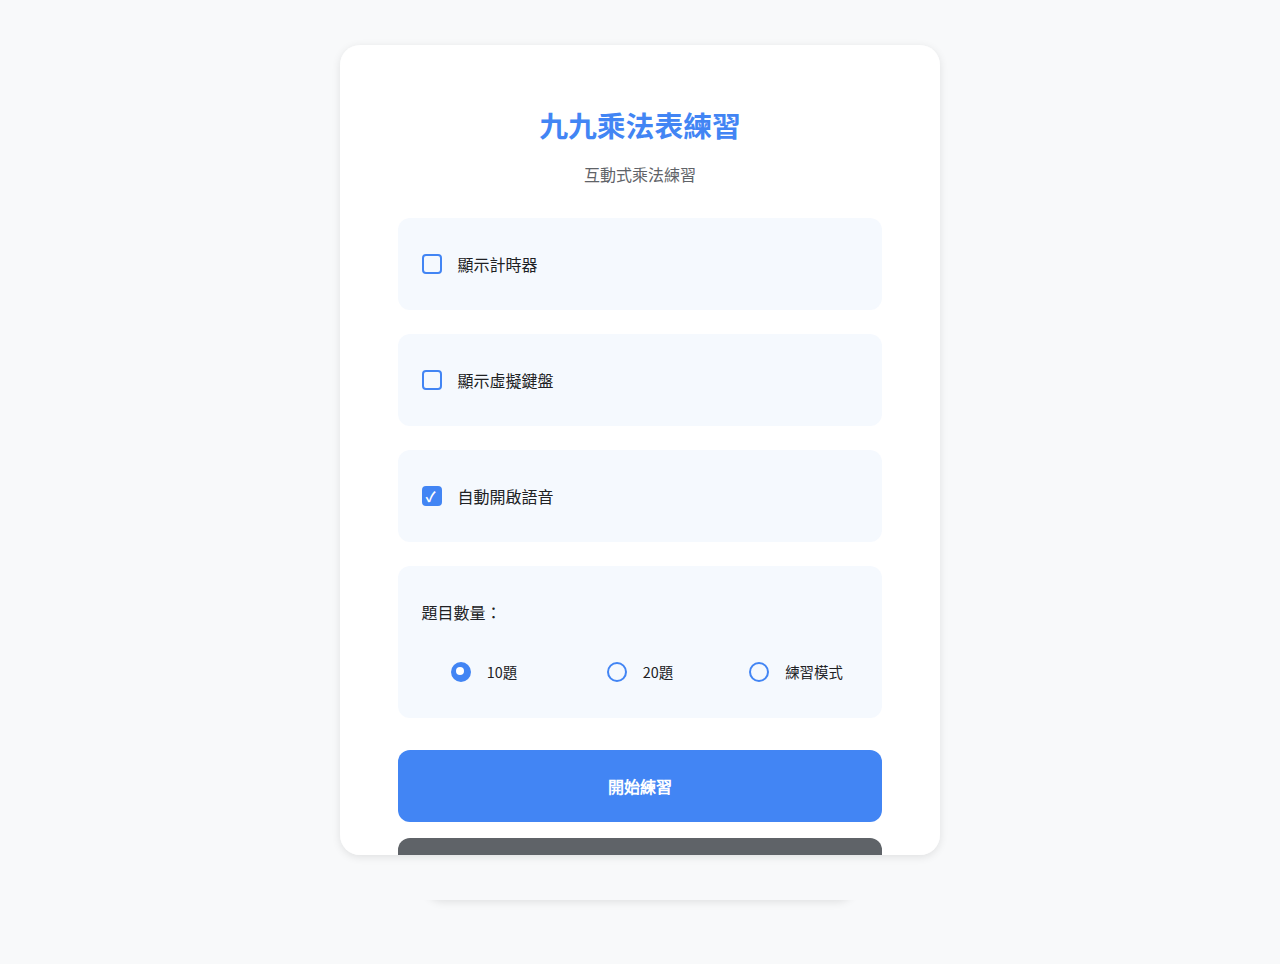
<file: index.html>
<!DOCTYPE html>
<html lang="zh-TW">
<head>
    <meta charset="UTF-8">
    <meta name="viewport" content="width=device-width, initial-scale=1.0, user-scalable=no">
    <title>九九乘法表練習</title>
    <meta name="description" content="互動式九九乘法表練習，專為iPad優化設計">
    
    <!-- iOS優化 -->
    <meta name="apple-mobile-web-app-capable" content="yes">
    <meta name="apple-mobile-web-app-status-bar-style" content="default">
    <meta name="apple-mobile-web-app-title" content="九九乘法表">
    
    <!-- 防止縮放和選擇 -->
    <meta name="format-detection" content="telephone=no">
    <style>
        * {
            -webkit-user-select: none;
            -moz-user-select: none;
            -ms-user-select: none;
            user-select: none;
            -webkit-tap-highlight-color: transparent;
        }
        
        input {
            -webkit-user-select: text;
            -moz-user-select: text;
            -ms-user-select: text;
            user-select: text;
        }
    </style>
    
    <link rel="stylesheet" href="styles-rwd.css">
</head>
<body>
    <div id="app" class="app-container">
        <!-- 開始設定頁面 -->
        <div id="start-screen" class="start-screen">
            <div class="start-content">
                <h1 class="start-title">九九乘法表練習</h1>
                <p class="start-subtitle">互動式乘法練習</p>
                
                <div class="settings-section">
                    <div class="setting-item">
                        <label class="setting-label">
                            <input type="checkbox" id="show-timer" class="setting-checkbox">
                            <span class="checkmark"></span>
                            顯示計時器
                        </label>
                    </div>

                    <div class="setting-item">
                        <label class="setting-label">
                            <input type="checkbox" id="show-virtual-keyboard" class="setting-checkbox">
                            <span class="checkmark"></span>
                            顯示虛擬鍵盤
                        </label>
                    </div>

                    <div class="setting-item">
                        <label class="setting-label">
                            <input type="checkbox" id="auto-voice" class="setting-checkbox" checked>
                            <span class="checkmark"></span>
                            自動開啟語音
                        </label>
                    </div>


                    <div class="setting-item">
                        <label class="setting-label">題目數量：</label>
                        <div class="radio-group">
                            <label class="radio-label">
                                <input type="radio" name="question-count" value="10" class="setting-radio" checked>
                                <span class="radio-mark"></span>
                                10題
                            </label>
                            <label class="radio-label" style="margin-left: 2rem;">
                                <input type="radio" name="question-count" value="20" class="setting-radio">
                                <span class="radio-mark"></span>
                                20題
                            </label>
                            <label class="radio-label" style="margin-left: 2rem;">
                                <input type="radio" name="question-count" value="practice" class="setting-radio">
                                <span class="radio-mark"></span>
                                練習模式
                            </label>
                        </div>
                    </div>

                    <!-- 練習模式子選單 -->
                    <div id="practice-mode-options" class="practice-mode-options" style="display: none;">
                        <label class="setting-label">練習範圍：</label>
                        <div class="practice-type-group">
                            <label class="radio-label">
                                <input type="radio" name="practice-type" value="all" class="setting-radio" checked>
                                <span class="radio-mark"></span>
                                練習全部 (2×1 到 9×9)
                            </label>
                            <label class="radio-label">
                                <input type="radio" name="practice-type" value="multiplicand" class="setting-radio">
                                <span class="radio-mark"></span>
                                選擇被乘數 (如：2×n, 5×n)
                            </label>
                            <label class="radio-label">
                                <input type="radio" name="practice-type" value="multiplier" class="setting-radio">
                                <span class="radio-mark"></span>
                                選擇乘數 (如：n×5, n×7)
                            </label>
                        </div>

                        <!-- 數字選擇區域 -->
                        <div id="number-selection" class="number-selection" style="display: none;">
                            <label class="setting-label">選擇數字：</label>
                            <div class="number-checkboxes">
                                <label class="checkbox-label">
                                    <input type="checkbox" value="2" class="number-checkbox">
                                    <span class="checkbox-mark">2</span>
                                </label>
                                <label class="checkbox-label">
                                    <input type="checkbox" value="3" class="number-checkbox">
                                    <span class="checkbox-mark">3</span>
                                </label>
                                <label class="checkbox-label">
                                    <input type="checkbox" value="4" class="number-checkbox">
                                    <span class="checkbox-mark">4</span>
                                </label>
                                <label class="checkbox-label">
                                    <input type="checkbox" value="5" class="number-checkbox">
                                    <span class="checkbox-mark">5</span>
                                </label>
                                <label class="checkbox-label">
                                    <input type="checkbox" value="6" class="number-checkbox">
                                    <span class="checkbox-mark">6</span>
                                </label>
                                <label class="checkbox-label">
                                    <input type="checkbox" value="7" class="number-checkbox">
                                    <span class="checkbox-mark">7</span>
                                </label>
                                <label class="checkbox-label">
                                    <input type="checkbox" value="8" class="number-checkbox">
                                    <span class="checkbox-mark">8</span>
                                </label>
                                <label class="checkbox-label">
                                    <input type="checkbox" value="9" class="number-checkbox">
                                    <span class="checkbox-mark">9</span>
                                </label>
                            </div>
                        </div>
                    </div>
                </div>

                <button id="start-practice" class="start-btn">開始練習</button>
                <button id="view-records" class="view-records-btn">查看記錄</button>
                <button id="voice-errors-btn" class="view-records-btn">語音識別錯誤記錄</button>
            </div>
        </div>
        
        <!-- 練習頁面 -->
        <div id="practice-screen" class="practice-container" style="display: none;">
            <!-- 標頭區域 -->
            <header class="header">
                <div class="header-content">
                    <button id="exit-btn" class="exit-btn" title="退出練習">✕</button>
                    <div class="title-section">
                        <h1 class="title">九九乘法表練習</h1>
                        <div class="timer-container">
                            <span class="timer-label">我花了</span>
                            <span id="timer" class="timer">0 分 0 秒</span>
                        </div>
                    </div>
                </div>
            </header>

            <!-- 進度條 -->
            <div class="progress-container">
                <div class="progress-bar">
                    <div id="progress-fill" class="progress-fill"></div>
                </div>
                <div id="progress" class="progress-text">第 1 題 / 共 10 題</div>
            </div>

            <!-- 題目區域 -->
            <main class="question-container">
                <div id="question" class="question">
                    載入中...
                </div>
                
                <!-- 回饋訊息 -->
                <div id="feedback" class="feedback"></div>
                
                <!-- 答案輸入區 -->
                <div class="answer-container">
                    <input
                        type="text"
                        id="answer-input"
                        class="answer-input"
                        placeholder="輸入答案"
                        readonly
                        autocomplete="off"
                    >
                    <button id="mic-input-btn" class="mic-input-btn" title="語音輸入" style="display: none;">
                        🎤
                    </button>
                    <button id="submit-btn" class="submit-btn">確認</button>
                </div>
                
                <!-- 操作提示 -->
                <div class="answer-hint">
                    <p class="hint">💡 輸入正確答案後將自動進入下一題</p>
                </div>
            </main>

            <!-- 虛擬數字鍵盤 -->
            <div id="number-pad" class="number-pad">
                <div class="number-row">
                    <button class="number-btn">7</button>
                    <button class="number-btn">8</button>
                    <button class="number-btn">9</button>
                </div>
                <div class="number-row">
                    <button class="number-btn">4</button>
                    <button class="number-btn">5</button>
                    <button class="number-btn">6</button>
                </div>
                <div class="number-row">
                    <button class="number-btn">1</button>
                    <button class="number-btn">2</button>
                    <button class="number-btn">3</button>
                </div>
                <div class="number-row">
                    <button class="number-btn clear-btn">C</button>
                    <button class="number-btn">0</button>
                    <button class="number-btn backspace-btn">⌫</button>
                </div>
            </div>

        </div>

        <!-- 歷史記錄頁面 -->
        <div id="records-screen" class="records-screen" style="display: none;">
            <div class="records-content">
                <h1 class="records-title">🏆 練習排行榜</h1>
                
                <!-- 切換選項卡 -->
                <div class="leaderboard-tabs">
                    <button id="tab-10" class="leaderboard-tab active" data-questions="10">10題</button>
                    <button id="tab-20" class="leaderboard-tab" data-questions="20">20題</button>
                </div>
                
                <div id="records-list" class="records-list leaderboard">
                    <div class="no-records">還沒有練習記錄，開始第一次練習吧！</div>
                </div>
                
                <button id="back-from-records" class="back-btn">返回</button>
            </div>
        </div>

        <!-- 語音錯誤記錄頁面 -->
        <div id="voice-errors-screen" class="records-screen" style="display: none;">
            <div class="records-content">
                <h1 class="records-title">⚠️ 語音識別錯誤記錄 (<span id="errors-count">0</span>)</h1>

                <div id="voice-errors-list" class="records-list">
                    <div class="no-records">還沒有錯誤記錄</div>
                </div>

                <div class="button-group" style="margin-top: 20px;">
                    <button id="clear-voice-errors" class="back-btn" style="background: #ff6b6b;">清除所有記錄</button>
                    <button id="back-from-voice-errors" class="back-btn">返回</button>
                </div>
            </div>
        </div>
    </div>

    <script src="script.js"></script>
</body>
</html>
</file>
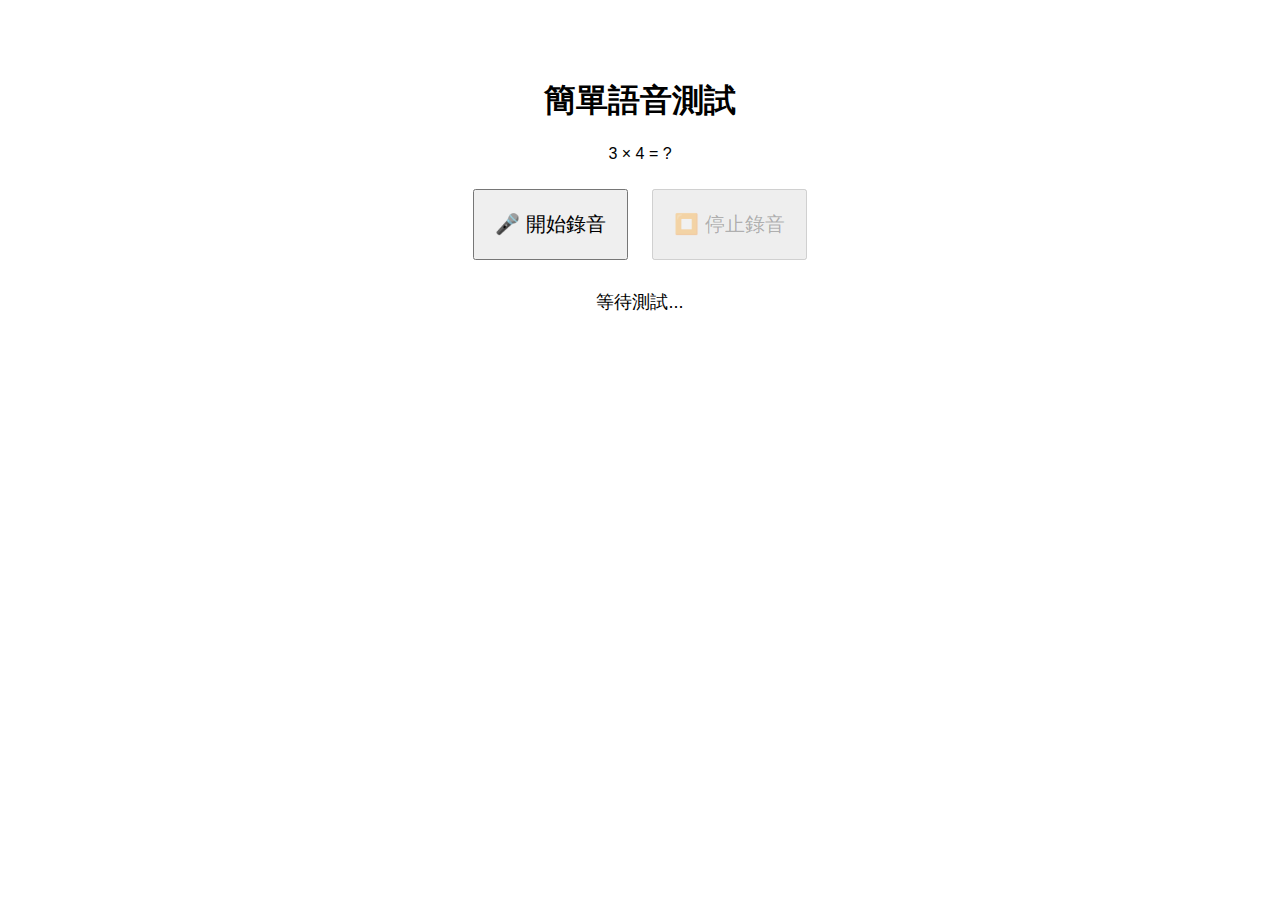
<file: simple-voice-test.html>
<!DOCTYPE html>
<html>
<head>
    <meta charset="UTF-8">
    <title>簡單語音測試</title>
    <style>
        body { font-family: Arial; text-align: center; padding: 50px; }
        button { padding: 20px; font-size: 20px; margin: 10px; }
        #result { margin: 20px; font-size: 18px; }
        .listening { background: red; color: white; }
    </style>
</head>
<body>
    <h1>簡單語音測試</h1>
    <p>3 × 4 = ?</p>

    <button id="startBtn">🎤 開始錄音</button>
    <button id="stopBtn" disabled>⏹️ 停止錄音</button>

    <div id="result">等待測試...</div>

    <script>
        let recognition = null;
        let isListening = false;

        // 檢查支援
        if ('webkitSpeechRecognition' in window) {
            recognition = new webkitSpeechRecognition();
            recognition.lang = 'zh-TW';
            recognition.continuous = false;
            recognition.interimResults = true;

            recognition.onstart = () => {
                console.log('開始錄音');
                isListening = true;
                document.getElementById('startBtn').disabled = true;
                document.getElementById('stopBtn').disabled = false;
                document.getElementById('startBtn').className = 'listening';
                document.getElementById('result').textContent = '正在聆聽...';
            };

            recognition.onresult = (event) => {
                let transcript = '';
                for (let i = 0; i < event.results.length; i++) {
                    transcript += event.results[i][0].transcript;
                }
                document.getElementById('result').textContent = '聽到：' + transcript;
            };

            recognition.onend = () => {
                console.log('結束錄音');
                isListening = false;
                document.getElementById('startBtn').disabled = false;
                document.getElementById('stopBtn').disabled = true;
                document.getElementById('startBtn').className = '';
            };

            recognition.onerror = (event) => {
                document.getElementById('result').textContent = '錯誤：' + event.error;
                console.error('語音識別錯誤:', event);
            };

        } else {
            document.getElementById('result').textContent = '瀏覽器不支援語音識別';
        }

        document.getElementById('startBtn').onclick = () => {
            if (recognition && !isListening) {
                try {
                    recognition.start();
                } catch (e) {
                    document.getElementById('result').textContent = '啟動失敗：' + e.message;
                }
            }
        };

        document.getElementById('stopBtn').onclick = () => {
            if (recognition && isListening) {
                recognition.stop();
            }
        };
    </script>
</body>
</html>
</file>
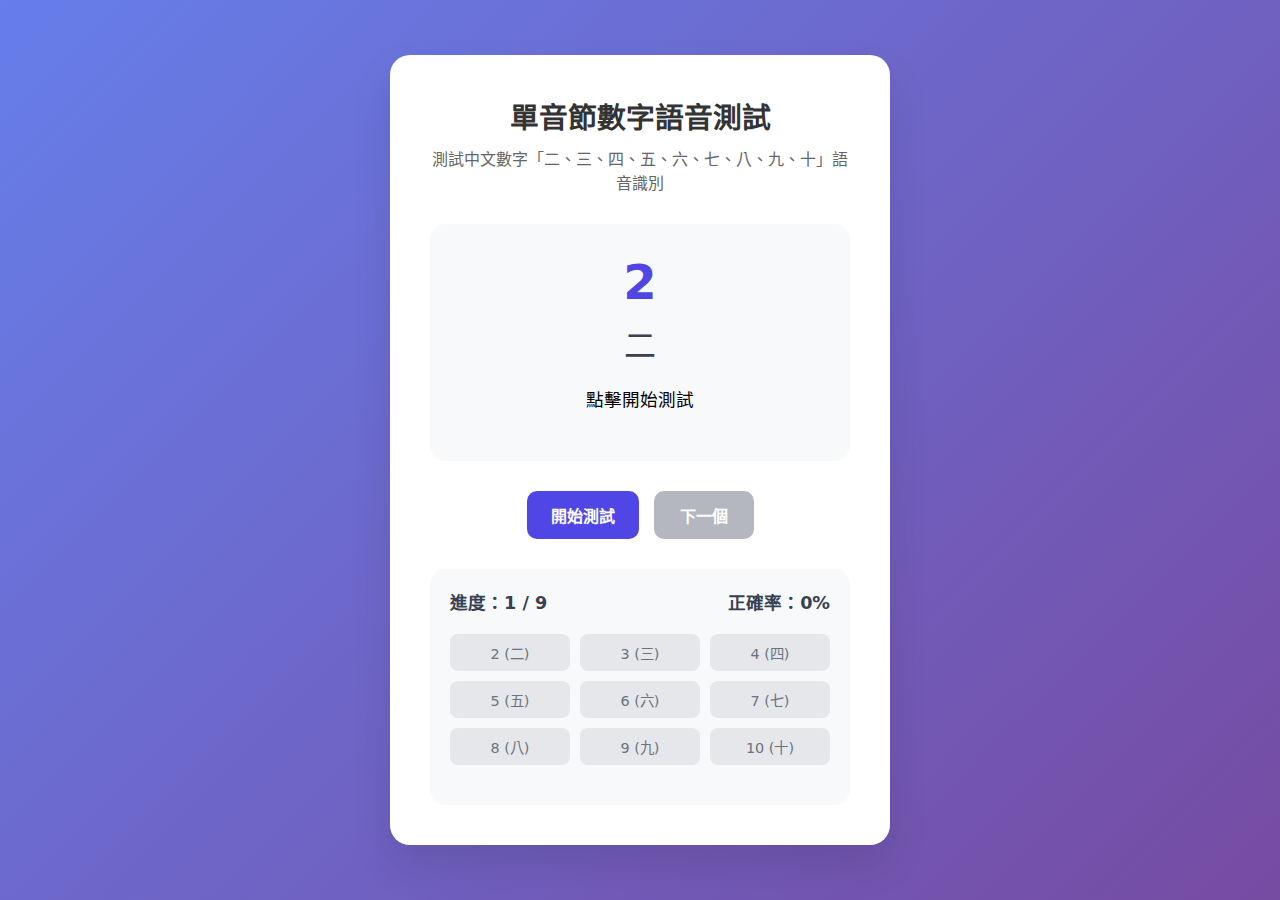
<file: single-digit-test.html>
<!DOCTYPE html>
<html lang="zh-TW">
<head>
    <meta charset="UTF-8">
    <meta name="viewport" content="width=device-width, initial-scale=1.0, user-scalable=no">
    <title>單音節數字語音測試</title>
    <style>
        * {
            box-sizing: border-box;
            margin: 0;
            padding: 0;
            -webkit-user-select: none;
            -moz-user-select: none;
            -ms-user-select: none;
            user-select: none;
            -webkit-tap-highlight-color: transparent;
        }

        body {
            font-family: -apple-system, BlinkMacSystemFont, 'Segoe UI', system-ui, sans-serif;
            background: linear-gradient(135deg, #667eea 0%, #764ba2 100%);
            min-height: 100vh;
            display: flex;
            justify-content: center;
            align-items: center;
            padding: 20px;
        }

        .test-container {
            background: white;
            border-radius: 20px;
            padding: 40px;
            box-shadow: 0 20px 40px rgba(0,0,0,0.1);
            text-align: center;
            max-width: 500px;
            width: 100%;
        }

        .title {
            font-size: 1.8rem;
            font-weight: bold;
            color: #333;
            margin-bottom: 10px;
        }

        .subtitle {
            color: #666;
            margin-bottom: 30px;
            font-size: 1rem;
        }

        .current-test {
            background: #f8f9fa;
            border-radius: 15px;
            padding: 30px;
            margin-bottom: 30px;
        }

        .test-number {
            font-size: 3rem;
            font-weight: bold;
            color: #4f46e5;
            margin-bottom: 10px;
        }

        .chinese-number {
            font-size: 2rem;
            color: #374151;
            margin-bottom: 20px;
        }

        .status {
            font-size: 1.1rem;
            margin-bottom: 20px;
            min-height: 1.5rem;
        }

        .listening {
            color: #10b981;
            font-weight: bold;
        }

        .result-correct {
            color: #10b981;
            font-weight: bold;
        }

        .result-wrong {
            color: #ef4444;
            font-weight: bold;
        }

        .result-no-input {
            color: #f59e0b;
            font-weight: bold;
        }

        .controls {
            display: flex;
            gap: 15px;
            justify-content: center;
            margin-bottom: 30px;
        }

        .btn {
            padding: 12px 24px;
            border: none;
            border-radius: 10px;
            font-size: 1rem;
            font-weight: bold;
            cursor: pointer;
            transition: all 0.3s ease;
            min-width: 100px;
        }

        .btn-primary {
            background: #4f46e5;
            color: white;
        }

        .btn-primary:hover {
            background: #3730a3;
            transform: translateY(-1px);
        }

        .btn-secondary {
            background: #6b7280;
            color: white;
        }

        .btn-secondary:hover {
            background: #4b5563;
            transform: translateY(-1px);
        }

        .btn:disabled {
            opacity: 0.5;
            cursor: not-allowed;
            transform: none;
        }

        .results-summary {
            background: #f8f9fa;
            border-radius: 15px;
            padding: 20px;
            margin-top: 20px;
        }

        .progress {
            display: flex;
            justify-content: space-between;
            align-items: center;
            margin-bottom: 20px;
            font-size: 1.1rem;
            font-weight: bold;
            color: #374151;
        }

        .test-grid {
            display: grid;
            grid-template-columns: repeat(3, 1fr);
            gap: 10px;
            margin-bottom: 20px;
        }

        .test-item {
            padding: 8px;
            border-radius: 8px;
            font-size: 0.9rem;
            text-align: center;
        }

        .test-item.correct {
            background: #d1fae5;
            color: #065f46;
        }

        .test-item.wrong {
            background: #fee2e2;
            color: #991b1b;
        }

        .test-item.pending {
            background: #e5e7eb;
            color: #6b7280;
        }

        .summary-stats {
            display: grid;
            grid-template-columns: repeat(2, 1fr);
            gap: 15px;
            text-align: center;
        }

        .stat-item {
            background: white;
            padding: 15px;
            border-radius: 10px;
            border: 2px solid #e5e7eb;
        }

        .stat-number {
            font-size: 1.5rem;
            font-weight: bold;
            color: #4f46e5;
        }

        .stat-label {
            font-size: 0.9rem;
            color: #6b7280;
            margin-top: 5px;
        }

        .restart-btn {
            margin-top: 20px;
            background: #059669;
            color: white;
        }

        .restart-btn:hover {
            background: #047857;
        }

        @media (max-width: 480px) {
            .test-container {
                padding: 20px;
            }

            .title {
                font-size: 1.5rem;
            }

            .test-number {
                font-size: 2.5rem;
            }

            .chinese-number {
                font-size: 1.5rem;
            }

            .controls {
                flex-direction: column;
            }

            .btn {
                width: 100%;
            }
        }
    </style>
</head>
<body>
    <div class="test-container">
        <h1 class="title">單音節數字語音測試</h1>
        <p class="subtitle">測試中文數字「二、三、四、五、六、七、八、九、十」語音識別</p>

        <div class="current-test">
            <div class="test-number" id="test-number">2</div>
            <div class="chinese-number" id="chinese-number">二</div>
            <div class="status" id="status">點擊開始測試</div>
        </div>

        <div class="controls">
            <button class="btn btn-primary" id="start-btn" onclick="startTest()">開始測試</button>
            <button class="btn btn-secondary" id="next-btn" onclick="nextNumber()" disabled>下一個</button>
        </div>

        <div class="results-summary">
            <div class="progress">
                <span>進度：<span id="current-index">0</span> / 9</span>
                <span>正確率：<span id="accuracy">0%</span></span>
            </div>

            <div class="test-grid" id="test-grid">
                <!-- 測試結果會動態生成 -->
            </div>

            <div class="summary-stats" id="summary-stats" style="display: none;">
                <div class="stat-item">
                    <div class="stat-number" id="correct-count">0</div>
                    <div class="stat-label">正確</div>
                </div>
                <div class="stat-item">
                    <div class="stat-number" id="wrong-count">0</div>
                    <div class="stat-label">錯誤</div>
                </div>
            </div>

            <button class="btn restart-btn" id="restart-btn" onclick="restartTest()" style="display: none;">重新測試</button>
        </div>
    </div>

    <script>
        class VoiceTest {
            constructor() {
                this.numbers = [
                    { num: 2, chinese: '二' },
                    { num: 3, chinese: '三' },
                    { num: 4, chinese: '四' },
                    { num: 5, chinese: '五' },
                    { num: 6, chinese: '六' },
                    { num: 7, chinese: '七' },
                    { num: 8, chinese: '八' },
                    { num: 9, chinese: '九' },
                    { num: 10, chinese: '十' }
                ];

                this.currentIndex = 0;
                this.results = [];
                this.recognition = null;
                this.isListening = false;

                this.initSpeechRecognition();
                this.updateDisplay();
                this.renderTestGrid();
            }

            initSpeechRecognition() {
                if ('webkitSpeechRecognition' in window) {
                    this.recognition = new webkitSpeechRecognition();
                } else if ('SpeechRecognition' in window) {
                    this.recognition = new SpeechRecognition();
                } else {
                    document.getElementById('status').textContent = '此瀏覽器不支援語音識別功能';
                    document.getElementById('status').className = 'result-wrong';
                    document.getElementById('start-btn').disabled = true;
                    return;
                }

                this.recognition.lang = 'zh-TW';
                this.recognition.continuous = false;
                this.recognition.interimResults = false;
                this.recognition.maxAlternatives = 5;

                this.recognition.onstart = () => {
                    this.isListening = true;
                    document.getElementById('status').textContent = '🎤 正在聽取語音...';
                    document.getElementById('status').className = 'listening';
                    document.getElementById('start-btn').disabled = true;
                };

                this.recognition.onresult = (event) => {
                    const transcript = event.results[0][0].transcript.trim();
                    console.log('語音識別結果：', transcript);

                    // 檢查所有可能的結果
                    const allResults = [];
                    for (let i = 0; i < event.results[0].length; i++) {
                        allResults.push(event.results[0][i].transcript.trim());
                    }
                    console.log('所有候選結果：', allResults);

                    this.processVoiceResult(transcript, allResults);
                };

                this.recognition.onerror = (event) => {
                    console.error('語音識別錯誤：', event.error);
                    this.isListening = false;
                    document.getElementById('status').textContent = '語音識別發生錯誤：' + event.error;
                    document.getElementById('status').className = 'result-wrong';
                    document.getElementById('start-btn').disabled = false;
                };

                this.recognition.onend = () => {
                    this.isListening = false;
                    document.getElementById('start-btn').disabled = false;

                    // 如果沒有得到結果，顯示沒有語音
                    if (this.results.length === this.currentIndex) {
                        this.processVoiceResult(null, []);
                    }
                };
            }

            processVoiceResult(transcript, allResults) {
                const currentNumber = this.numbers[this.currentIndex];
                let voiceNumber = null;

                if (transcript) {
                    voiceNumber = this.chineseToNumber(transcript);
                }

                if (voiceNumber === currentNumber.num) {
                    // 正確
                    this.results[this.currentIndex] = 'correct';
                    document.getElementById('status').textContent = `✅ 正確！識別到：${transcript}`;
                    document.getElementById('status').className = 'result-correct';
                } else if (voiceNumber !== null) {
                    // 識別到數字但錯誤
                    this.results[this.currentIndex] = 'wrong';
                    document.getElementById('status').textContent = `❌ 錯誤！識別到：${transcript} (${voiceNumber})，正確答案是：${currentNumber.chinese}`;
                    document.getElementById('status').className = 'result-wrong';
                } else if (transcript) {
                    // 識別到文字但無法轉換為數字
                    this.results[this.currentIndex] = 'wrong';
                    document.getElementById('status').textContent = `❌ 無法轉為數字！識別到：${transcript}，正確答案是：${currentNumber.chinese}`;
                    document.getElementById('status').className = 'result-wrong';
                } else {
                    // 沒有識別到任何內容
                    this.results[this.currentIndex] = 'wrong';
                    document.getElementById('status').textContent = `❌ 沒有語音！正確答案是：${currentNumber.chinese}`;
                    document.getElementById('status').className = 'result-no-input';
                }

                // 顯示所有候選結果（調試用）
                if (allResults.length > 1) {
                    console.log('其他候選：', allResults.slice(1));
                }

                this.updateResults();

                // 啟用下一個按鈕
                if (this.currentIndex < this.numbers.length - 1) {
                    document.getElementById('next-btn').disabled = false;
                } else {
                    this.showFinalResults();
                }
            }

            chineseToNumber(text) {
                const numberMap = {
                    '一': 1, '二': 2, '三': 3, '四': 4, '五': 5,
                    '六': 6, '七': 7, '八': 8, '九': 9, '十': 10,
                    '1': 1, '2': 2, '3': 3, '4': 4, '5': 5,
                    '6': 6, '7': 7, '8': 8, '9': 9
                };

                // 處理「十」的特殊情況
                if (text === '十') {
                    return 10;
                }

                return numberMap[text] || null;
            }

            updateDisplay() {
                const current = this.numbers[this.currentIndex];
                document.getElementById('test-number').textContent = current.num;
                document.getElementById('chinese-number').textContent = current.chinese;
                document.getElementById('current-index').textContent = this.currentIndex + 1;

                // 計算正確率
                const completedTests = this.results.filter(r => r !== undefined).length;
                const correctTests = this.results.filter(r => r === 'correct').length;
                const accuracy = completedTests > 0 ? Math.round((correctTests / completedTests) * 100) : 0;
                document.getElementById('accuracy').textContent = accuracy + '%';
            }

            renderTestGrid() {
                const grid = document.getElementById('test-grid');
                grid.innerHTML = '';

                this.numbers.forEach((number, index) => {
                    const item = document.createElement('div');
                    item.className = 'test-item';
                    item.textContent = `${number.num} (${number.chinese})`;

                    if (this.results[index] === 'correct') {
                        item.classList.add('correct');
                    } else if (this.results[index] === 'wrong') {
                        item.classList.add('wrong');
                    } else {
                        item.classList.add('pending');
                    }

                    grid.appendChild(item);
                });
            }

            updateResults() {
                this.renderTestGrid();
                this.updateDisplay();
            }

            showFinalResults() {
                const correctCount = this.results.filter(r => r === 'correct').length;
                const wrongCount = this.results.filter(r => r === 'wrong').length;

                document.getElementById('correct-count').textContent = correctCount;
                document.getElementById('wrong-count').textContent = wrongCount;
                document.getElementById('summary-stats').style.display = 'grid';
                document.getElementById('restart-btn').style.display = 'block';

                document.getElementById('next-btn').style.display = 'none';
                document.getElementById('start-btn').style.display = 'none';

                document.getElementById('status').textContent = '測試完成！';
                document.getElementById('status').className = '';
            }
        }

        let voiceTest = new VoiceTest();

        function startTest() {
            if (voiceTest.recognition && !voiceTest.isListening) {
                voiceTest.recognition.start();
            }
        }

        function nextNumber() {
            voiceTest.currentIndex++;
            voiceTest.updateDisplay();
            document.getElementById('next-btn').disabled = true;
            document.getElementById('status').textContent = '點擊開始測試';
            document.getElementById('status').className = '';
        }

        function restartTest() {
            voiceTest = new VoiceTest();
            document.getElementById('summary-stats').style.display = 'none';
            document.getElementById('restart-btn').style.display = 'none';
            document.getElementById('next-btn').style.display = 'inline-block';
            document.getElementById('start-btn').style.display = 'inline-block';
            document.getElementById('next-btn').disabled = true;
        }
    </script>
</body>
</html>
</file>
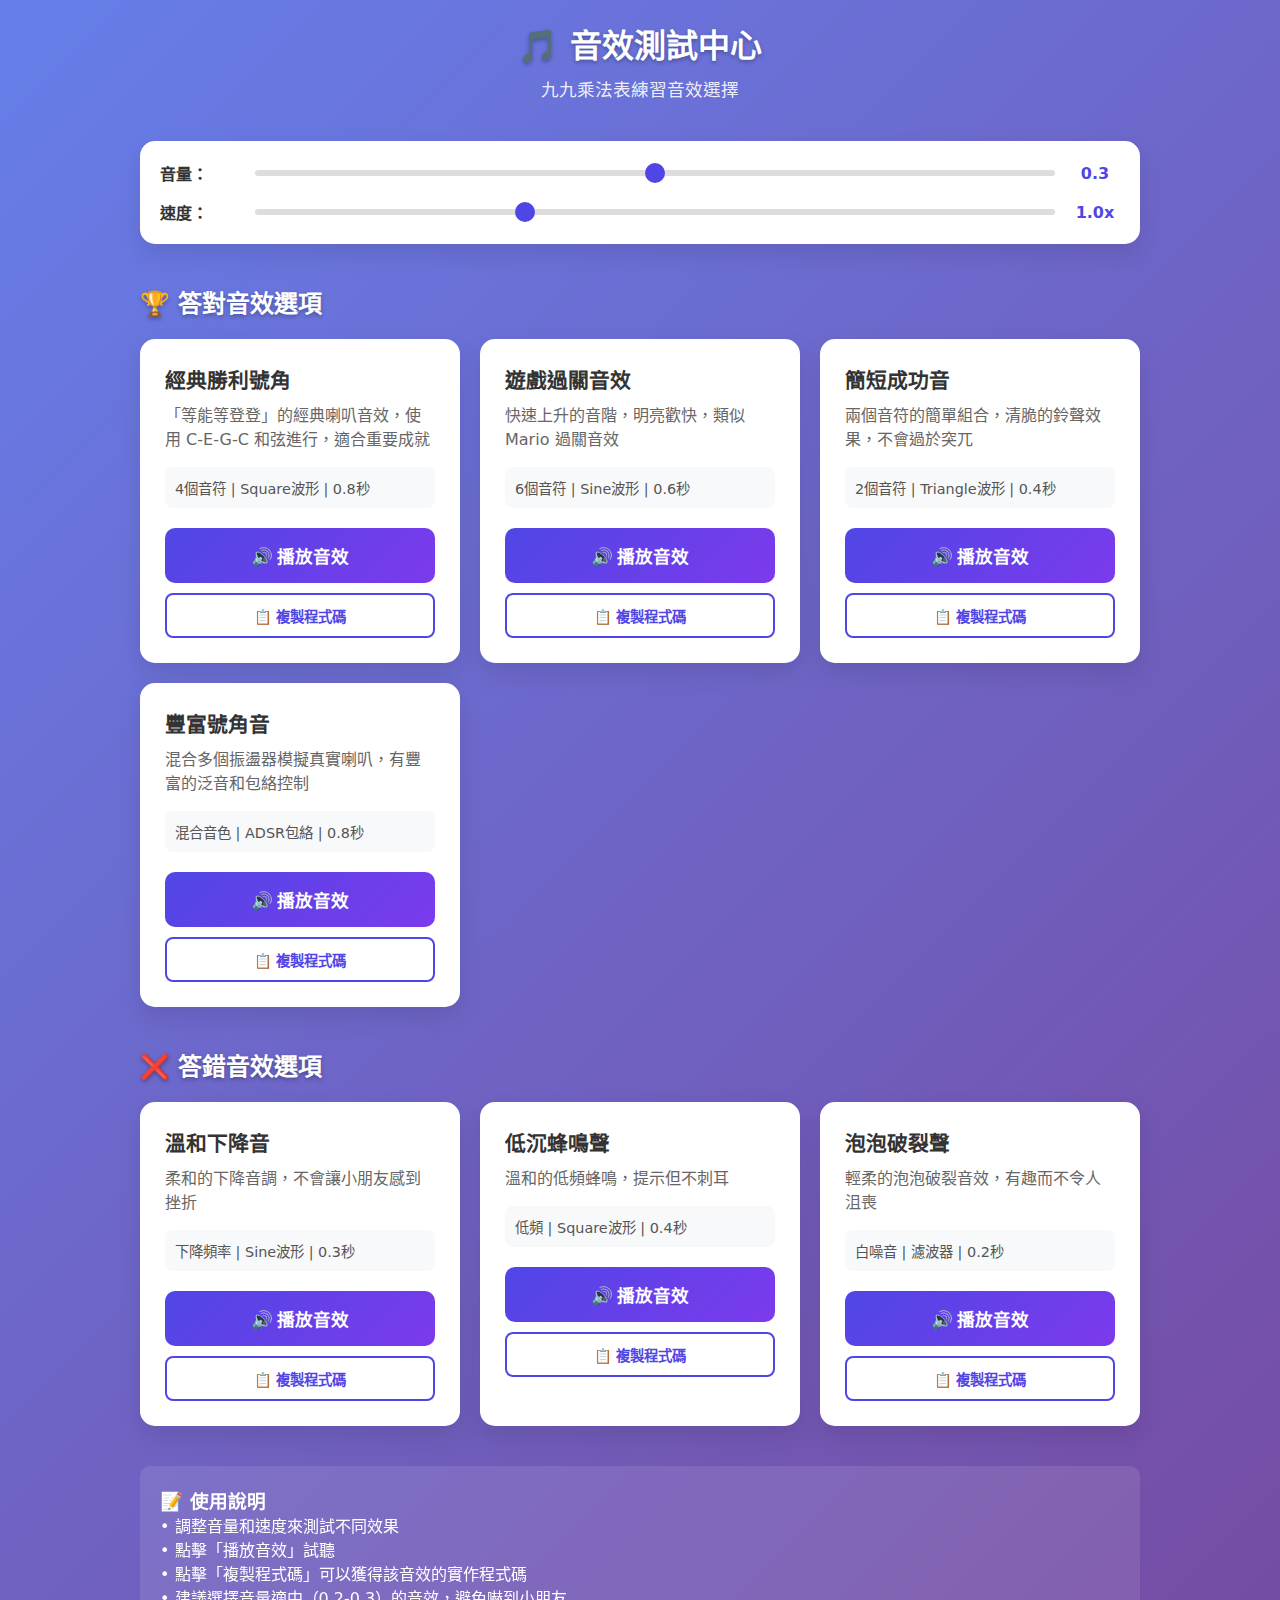
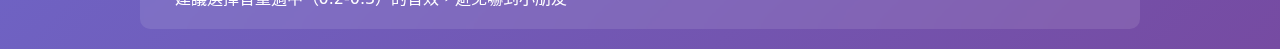
<file: sound-test.html>
<!DOCTYPE html>
<html lang="zh-TW">
<head>
    <meta charset="UTF-8">
    <meta name="viewport" content="width=device-width, initial-scale=1.0, user-scalable=no">
    <title>音效測試 - 九九乘法表</title>
    <style>
        * {
            box-sizing: border-box;
            margin: 0;
            padding: 0;
            -webkit-user-select: none;
            -moz-user-select: none;
            -ms-user-select: none;
            user-select: none;
            -webkit-tap-highlight-color: transparent;
        }

        body {
            font-family: -apple-system, BlinkMacSystemFont, 'Segoe UI', system-ui, sans-serif;
            background: linear-gradient(135deg, #667eea 0%, #764ba2 100%);
            min-height: 100vh;
            padding: 20px;
        }

        .container {
            max-width: 1000px;
            margin: 0 auto;
        }

        .header {
            text-align: center;
            margin-bottom: 40px;
        }

        .title {
            color: white;
            font-size: 2rem;
            font-weight: bold;
            margin-bottom: 10px;
            text-shadow: 0 2px 4px rgba(0,0,0,0.3);
        }

        .subtitle {
            color: rgba(255,255,255,0.9);
            font-size: 1.1rem;
            margin-bottom: 20px;
        }

        .global-controls {
            background: white;
            border-radius: 15px;
            padding: 20px;
            margin-bottom: 30px;
            box-shadow: 0 10px 25px rgba(0,0,0,0.1);
        }

        .control-group {
            display: flex;
            align-items: center;
            gap: 15px;
            margin-bottom: 15px;
        }

        .control-group:last-child {
            margin-bottom: 0;
        }

        .control-label {
            font-weight: bold;
            color: #333;
            min-width: 80px;
        }

        .slider {
            flex: 1;
            height: 6px;
            border-radius: 3px;
            background: #ddd;
            outline: none;
            -webkit-appearance: none;
        }

        .slider::-webkit-slider-thumb {
            -webkit-appearance: none;
            appearance: none;
            width: 20px;
            height: 20px;
            border-radius: 50%;
            background: #4f46e5;
            cursor: pointer;
        }

        .slider::-moz-range-thumb {
            width: 20px;
            height: 20px;
            border-radius: 50%;
            background: #4f46e5;
            cursor: pointer;
            border: none;
        }

        .value-display {
            font-weight: bold;
            color: #4f46e5;
            min-width: 50px;
            text-align: center;
        }

        .sound-grid {
            display: grid;
            grid-template-columns: repeat(auto-fit, minmax(300px, 1fr));
            gap: 20px;
            margin-bottom: 40px;
        }

        .sound-card {
            background: white;
            border-radius: 15px;
            padding: 25px;
            box-shadow: 0 10px 25px rgba(0,0,0,0.1);
            transition: transform 0.3s ease, box-shadow 0.3s ease;
        }

        .sound-card:hover {
            transform: translateY(-5px);
            box-shadow: 0 15px 35px rgba(0,0,0,0.15);
        }

        .sound-title {
            font-size: 1.3rem;
            font-weight: bold;
            color: #333;
            margin-bottom: 10px;
        }

        .sound-description {
            color: #666;
            margin-bottom: 15px;
            line-height: 1.5;
        }

        .sound-params {
            background: #f8f9fa;
            border-radius: 8px;
            padding: 10px;
            margin-bottom: 20px;
            font-size: 0.9rem;
            color: #555;
        }

        .play-button {
            width: 100%;
            padding: 15px;
            border: none;
            border-radius: 10px;
            background: linear-gradient(135deg, #4f46e5, #7c3aed);
            color: white;
            font-size: 1.1rem;
            font-weight: bold;
            cursor: pointer;
            transition: all 0.3s ease;
            margin-bottom: 10px;
        }

        .play-button:hover {
            background: linear-gradient(135deg, #3730a3, #5b21b6);
            transform: translateY(-2px);
        }

        .play-button:active {
            transform: translateY(0);
        }

        .play-button.playing {
            background: linear-gradient(135deg, #10b981, #059669);
            animation: pulse 1s infinite;
        }

        @keyframes pulse {
            0%, 100% { opacity: 1; }
            50% { opacity: 0.8; }
        }

        .copy-button {
            width: 100%;
            padding: 10px;
            border: 2px solid #4f46e5;
            border-radius: 8px;
            background: white;
            color: #4f46e5;
            font-size: 0.9rem;
            font-weight: bold;
            cursor: pointer;
            transition: all 0.3s ease;
        }

        .copy-button:hover {
            background: #4f46e5;
            color: white;
        }

        .category-title {
            color: white;
            font-size: 1.5rem;
            font-weight: bold;
            margin: 40px 0 20px 0;
            text-shadow: 0 2px 4px rgba(0,0,0,0.3);
        }

        .note {
            background: rgba(255,255,255,0.1);
            border-radius: 10px;
            padding: 20px;
            color: white;
            margin-top: 30px;
            backdrop-filter: blur(10px);
        }

        @media (max-width: 768px) {
            .container {
                padding: 10px;
            }

            .sound-grid {
                grid-template-columns: 1fr;
            }

            .title {
                font-size: 1.5rem;
            }

            .control-group {
                flex-direction: column;
                align-items: stretch;
                gap: 10px;
            }

            .control-label {
                min-width: auto;
            }
        }
    </style>
</head>
<body>
    <div class="container">
        <div class="header">
            <h1 class="title">🎵 音效測試中心</h1>
            <p class="subtitle">九九乘法表練習音效選擇</p>
        </div>

        <div class="global-controls">
            <div class="control-group">
                <label class="control-label">音量：</label>
                <input type="range" id="volume-slider" class="slider" min="0.1" max="0.5" value="0.3" step="0.05">
                <span id="volume-value" class="value-display">0.3</span>
            </div>
            <div class="control-group">
                <label class="control-label">速度：</label>
                <input type="range" id="speed-slider" class="slider" min="0.5" max="2" value="1" step="0.1">
                <span id="speed-value" class="value-display">1.0x</span>
            </div>
        </div>

        <h2 class="category-title">🏆 答對音效選項</h2>
        <div class="sound-grid" id="correct-sounds">
            <!-- 答對音效卡片將在這裡動態生成 -->
        </div>

        <h2 class="category-title">❌ 答錯音效選項</h2>
        <div class="sound-grid" id="incorrect-sounds">
            <!-- 答錯音效卡片將在這裡動態生成 -->
        </div>

        <div class="note">
            <h3>📝 使用說明</h3>
            <p>• 調整音量和速度來測試不同效果</p>
            <p>• 點擊「播放音效」試聽</p>
            <p>• 點擊「複製程式碼」可以獲得該音效的實作程式碼</p>
            <p>• 建議選擇音量適中（0.2-0.3）的音效，避免嚇到小朋友</p>
        </div>
    </div>

    <script>
        // 全域音效控制
        let globalVolume = 0.3;
        let globalSpeed = 1.0;

        // 音效定義
        const correctSounds = [
            {
                name: "經典勝利號角",
                description: "「等能等登登」的經典喇叭音效，使用 C-E-G-C 和弦進行，適合重要成就",
                params: "4個音符 | Square波形 | 0.8秒",
                generate: function(audioContext, volume, speed) {
                    const notes = [
                        {freq: 261.63, start: 0, duration: 0.2 / speed},      // C4 - 等
                        {freq: 329.63, start: 0.2 / speed, duration: 0.2 / speed}, // E4 - 能
                        {freq: 392.00, start: 0.4 / speed, duration: 0.2 / speed}, // G4 - 等
                        {freq: 523.25, start: 0.6 / speed, duration: 0.3 / speed}  // C5 - 登登～
                    ];

                    notes.forEach(note => {
                        const oscillator = audioContext.createOscillator();
                        const gainNode = audioContext.createGain();

                        oscillator.connect(gainNode);
                        gainNode.connect(audioContext.destination);

                        oscillator.type = 'square';
                        oscillator.frequency.value = note.freq;

                        gainNode.gain.setValueAtTime(0, audioContext.currentTime + note.start);
                        gainNode.gain.linearRampToValueAtTime(volume, audioContext.currentTime + note.start + 0.02 / speed);
                        gainNode.gain.exponentialRampToValueAtTime(volume * 0.7, audioContext.currentTime + note.start + note.duration * 0.7);
                        gainNode.gain.exponentialRampToValueAtTime(0.01, audioContext.currentTime + note.start + note.duration);

                        oscillator.start(audioContext.currentTime + note.start);
                        oscillator.stop(audioContext.currentTime + note.start + note.duration);
                    });
                }
            },
            {
                name: "遊戲過關音效",
                description: "快速上升的音階，明亮歡快，類似 Mario 過關音效",
                params: "6個音符 | Sine波形 | 0.6秒",
                generate: function(audioContext, volume, speed) {
                    const notes = [261.63, 329.63, 392.00, 523.25, 659.25, 783.99]; // C-E-G-C-E-G

                    notes.forEach((freq, i) => {
                        const oscillator = audioContext.createOscillator();
                        const gainNode = audioContext.createGain();

                        oscillator.connect(gainNode);
                        gainNode.connect(audioContext.destination);

                        oscillator.type = 'sine';
                        oscillator.frequency.value = freq;

                        const startTime = audioContext.currentTime + (i * 0.1 / speed);
                        const duration = 0.15 / speed;

                        gainNode.gain.setValueAtTime(0, startTime);
                        gainNode.gain.linearRampToValueAtTime(volume, startTime + 0.01 / speed);
                        gainNode.gain.exponentialRampToValueAtTime(0.01, startTime + duration);

                        oscillator.start(startTime);
                        oscillator.stop(startTime + duration);
                    });
                }
            },
            {
                name: "簡短成功音",
                description: "兩個音符的簡單組合，清脆的鈴聲效果，不會過於突兀",
                params: "2個音符 | Triangle波形 | 0.4秒",
                generate: function(audioContext, volume, speed) {
                    const notes = [523.25, 783.99]; // C5, G5

                    notes.forEach((freq, i) => {
                        const oscillator = audioContext.createOscillator();
                        const gainNode = audioContext.createGain();

                        oscillator.connect(gainNode);
                        gainNode.connect(audioContext.destination);

                        oscillator.type = 'triangle';
                        oscillator.frequency.value = freq;

                        const startTime = audioContext.currentTime + (i * 0.15 / speed);
                        const duration = 0.2 / speed;

                        gainNode.gain.setValueAtTime(0, startTime);
                        gainNode.gain.linearRampToValueAtTime(volume, startTime + 0.02 / speed);
                        gainNode.gain.exponentialRampToValueAtTime(0.01, startTime + duration);

                        oscillator.start(startTime);
                        oscillator.stop(startTime + duration);
                    });
                }
            },
            {
                name: "豐富號角音",
                description: "混合多個振盪器模擬真實喇叭，有豐富的泛音和包絡控制",
                params: "混合音色 | ADSR包絡 | 0.8秒",
                generate: function(audioContext, volume, speed) {
                    const notes = [261.63, 329.63, 392.00, 523.25];

                    notes.forEach((freq, i) => {
                        // 基頻
                        const osc1 = audioContext.createOscillator();
                        const gain1 = audioContext.createGain();
                        osc1.type = 'sawtooth';
                        osc1.frequency.value = freq;

                        // 二次諧波
                        const osc2 = audioContext.createOscillator();
                        const gain2 = audioContext.createGain();
                        osc2.type = 'square';
                        osc2.frequency.value = freq * 2;

                        // 混合
                        const mixer = audioContext.createGain();

                        osc1.connect(gain1);
                        osc2.connect(gain2);
                        gain1.connect(mixer);
                        gain2.connect(mixer);
                        mixer.connect(audioContext.destination);

                        gain1.gain.value = volume * 0.7;
                        gain2.gain.value = volume * 0.3;

                        const startTime = audioContext.currentTime + (i * 0.2 / speed);
                        const duration = 0.25 / speed;

                        mixer.gain.setValueAtTime(0, startTime);
                        mixer.gain.linearRampToValueAtTime(1, startTime + 0.02 / speed);
                        mixer.gain.linearRampToValueAtTime(0.7, startTime + 0.05 / speed);
                        mixer.gain.setValueAtTime(0.7, startTime + duration - 0.05 / speed);
                        mixer.gain.exponentialRampToValueAtTime(0.01, startTime + duration);

                        osc1.start(startTime);
                        osc2.start(startTime);
                        osc1.stop(startTime + duration);
                        osc2.stop(startTime + duration);
                    });
                }
            }
        ];

        const incorrectSounds = [
            {
                name: "溫和下降音",
                description: "柔和的下降音調，不會讓小朋友感到挫折",
                params: "下降頻率 | Sine波形 | 0.3秒",
                generate: function(audioContext, volume, speed) {
                    const oscillator = audioContext.createOscillator();
                    const gainNode = audioContext.createGain();

                    oscillator.connect(gainNode);
                    gainNode.connect(audioContext.destination);

                    oscillator.type = 'sine';
                    const duration = 0.3 / speed;

                    oscillator.frequency.setValueAtTime(350, audioContext.currentTime);
                    oscillator.frequency.exponentialRampToValueAtTime(200, audioContext.currentTime + duration);

                    gainNode.gain.setValueAtTime(0, audioContext.currentTime);
                    gainNode.gain.linearRampToValueAtTime(volume, audioContext.currentTime + 0.02 / speed);
                    gainNode.gain.exponentialRampToValueAtTime(0.01, audioContext.currentTime + duration);

                    oscillator.start(audioContext.currentTime);
                    oscillator.stop(audioContext.currentTime + duration);
                }
            },
            {
                name: "低沉蜂鳴聲",
                description: "溫和的低頻蜂鳴，提示但不刺耳",
                params: "低頻 | Square波形 | 0.4秒",
                generate: function(audioContext, volume, speed) {
                    const oscillator = audioContext.createOscillator();
                    const gainNode = audioContext.createGain();

                    oscillator.connect(gainNode);
                    gainNode.connect(audioContext.destination);

                    oscillator.type = 'square';
                    oscillator.frequency.value = 150;

                    const duration = 0.4 / speed;

                    gainNode.gain.setValueAtTime(0, audioContext.currentTime);
                    gainNode.gain.linearRampToValueAtTime(volume, audioContext.currentTime + 0.05 / speed);
                    gainNode.gain.setValueAtTime(volume, audioContext.currentTime + duration - 0.1 / speed);
                    gainNode.gain.exponentialRampToValueAtTime(0.01, audioContext.currentTime + duration);

                    oscillator.start(audioContext.currentTime);
                    oscillator.stop(audioContext.currentTime + duration);
                }
            },
            {
                name: "泡泡破裂聲",
                description: "輕柔的泡泡破裂音效，有趣而不令人沮喪",
                params: "白噪音 | 濾波器 | 0.2秒",
                generate: function(audioContext, volume, speed) {
                    // 創建白噪音
                    const bufferSize = audioContext.sampleRate * 0.2 / speed;
                    const buffer = audioContext.createBuffer(1, bufferSize, audioContext.sampleRate);
                    const data = buffer.getChannelData(0);

                    for (let i = 0; i < bufferSize; i++) {
                        data[i] = (Math.random() * 2 - 1) * 0.3;
                    }

                    const source = audioContext.createBufferSource();
                    const filter = audioContext.createBiquadFilter();
                    const gainNode = audioContext.createGain();

                    source.buffer = buffer;
                    filter.type = 'highpass';
                    filter.frequency.value = 2000;

                    source.connect(filter);
                    filter.connect(gainNode);
                    gainNode.connect(audioContext.destination);

                    const duration = 0.2 / speed;

                    gainNode.gain.setValueAtTime(volume, audioContext.currentTime);
                    gainNode.gain.exponentialRampToValueAtTime(0.01, audioContext.currentTime + duration);

                    source.start(audioContext.currentTime);
                    source.stop(audioContext.currentTime + duration);
                }
            }
        ];

        // 初始化
        document.addEventListener('DOMContentLoaded', function() {
            setupControls();
            renderSoundCards();
        });

        function setupControls() {
            const volumeSlider = document.getElementById('volume-slider');
            const speedSlider = document.getElementById('speed-slider');
            const volumeValue = document.getElementById('volume-value');
            const speedValue = document.getElementById('speed-value');

            volumeSlider.addEventListener('input', function() {
                globalVolume = parseFloat(this.value);
                volumeValue.textContent = globalVolume.toFixed(1);
            });

            speedSlider.addEventListener('input', function() {
                globalSpeed = parseFloat(this.value);
                speedValue.textContent = globalSpeed.toFixed(1) + 'x';
            });
        }

        function renderSoundCards() {
            renderSounds(correctSounds, 'correct-sounds');
            renderSounds(incorrectSounds, 'incorrect-sounds');
        }

        function renderSounds(sounds, containerId) {
            const container = document.getElementById(containerId);

            sounds.forEach((sound, index) => {
                const card = document.createElement('div');
                card.className = 'sound-card';
                card.innerHTML = `
                    <h3 class="sound-title">${sound.name}</h3>
                    <p class="sound-description">${sound.description}</p>
                    <div class="sound-params">${sound.params}</div>
                    <button class="play-button" onclick="playSound(${containerId === 'correct-sounds' ? 'correctSounds' : 'incorrectSounds'}, ${index}, this)">
                        🔊 播放音效
                    </button>
                    <button class="copy-button" onclick="copyCode(${containerId === 'correct-sounds' ? 'correctSounds' : 'incorrectSounds'}, ${index})">
                        📋 複製程式碼
                    </button>
                `;
                container.appendChild(card);
            });
        }

        function playSound(soundArray, index, button) {
            const audioContext = new (window.AudioContext || window.webkitAudioContext)();

            // UI 效果
            button.classList.add('playing');
            button.textContent = '🔊 播放中...';

            // 播放音效
            soundArray[index].generate(audioContext, globalVolume, globalSpeed);

            // 恢復按鈕狀態
            setTimeout(() => {
                button.classList.remove('playing');
                button.textContent = '🔊 播放音效';
            }, 1000 / globalSpeed);
        }

        function copyCode(soundArray, index) {
            const sound = soundArray[index];
            const code = `// ${sound.name}
function play${sound.name.replace(/\s+/g, '')}() {
    const audioContext = new (window.AudioContext || window.webkitAudioContext)();

    ${sound.generate.toString().split('\n').slice(1, -1).join('\n    ')}
}

// 使用方式：
// play${sound.name.replace(/\s+/g, '')}();`;

            navigator.clipboard.writeText(code).then(() => {
                alert('程式碼已複製到剪貼簿！');
            }).catch(() => {
                console.log('程式碼複製失敗，請手動複製：\n\n' + code);
            });
        }
    </script>
</body>
</html>
</file>
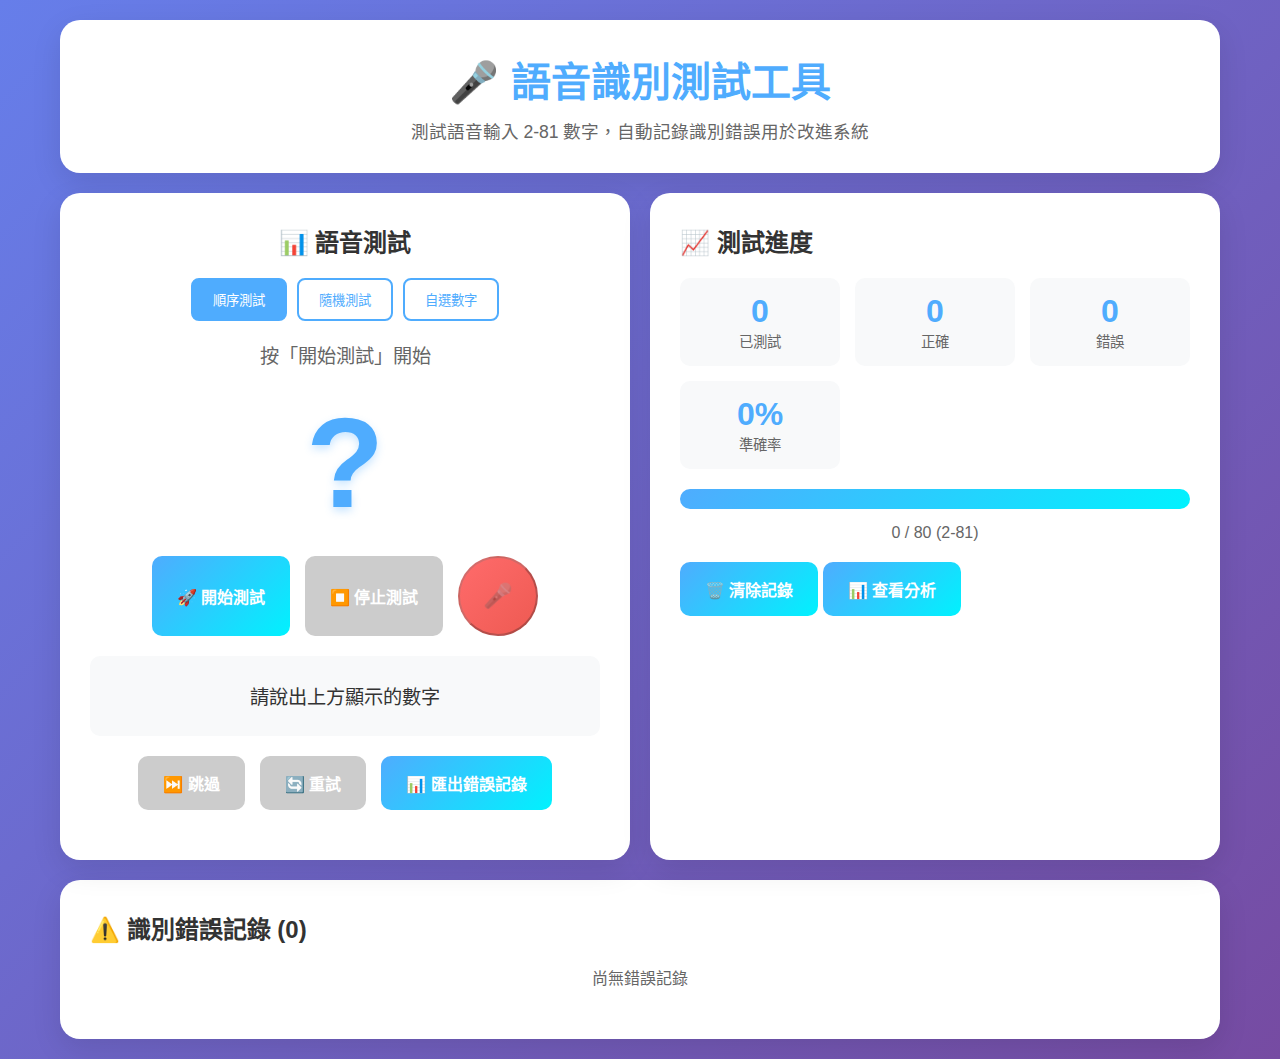
<file: voice-log-test.html>
<!DOCTYPE html>
<html lang="zh-TW">
<head>
    <meta charset="UTF-8">
    <meta name="viewport" content="width=device-width, initial-scale=1.0, user-scalable=no">
    <title>語音識別測試工具</title>
    <meta name="description" content="真實語音識別測試 2-81 數字，記錄錯誤改進系統">

    <!-- iOS優化 -->
    <meta name="apple-mobile-web-app-capable" content="yes">
    <meta name="apple-mobile-web-app-status-bar-style" content="default">
    <meta name="apple-mobile-web-app-title" content="語音測試">

    <style>
        * {
            box-sizing: border-box;
            margin: 0;
            padding: 0;
        }

        body {
            font-family: -apple-system, BlinkMacSystemFont, 'Segoe UI', 'PingFang TC', 'Microsoft JhengHei', sans-serif;
            background: linear-gradient(135deg, #667eea 0%, #764ba2 100%);
            min-height: 100vh;
            color: #333;
            overflow-x: hidden;
        }

        .container {
            max-width: 1200px;
            margin: 0 auto;
            padding: 20px;
        }

        .header {
            background: white;
            border-radius: 20px;
            padding: 30px;
            text-align: center;
            margin-bottom: 20px;
            box-shadow: 0 10px 30px rgba(0,0,0,0.1);
        }

        .header h1 {
            color: #4facfe;
            font-size: 2.5rem;
            margin-bottom: 10px;
        }

        .header p {
            color: #666;
            font-size: 1.1rem;
        }

        .main-content {
            display: grid;
            grid-template-columns: 1fr 1fr;
            gap: 20px;
            margin-bottom: 20px;
        }

        .test-panel {
            background: white;
            border-radius: 20px;
            padding: 30px;
            box-shadow: 0 10px 30px rgba(0,0,0,0.1);
            text-align: center;
        }

        .current-number {
            font-size: 8rem;
            font-weight: bold;
            color: #4facfe;
            margin: 20px 0;
            text-shadow: 0 4px 8px rgba(79, 172, 254, 0.3);
        }

        .test-status {
            font-size: 1.2rem;
            margin-bottom: 20px;
            color: #666;
        }

        .controls {
            display: flex;
            gap: 15px;
            justify-content: center;
            flex-wrap: wrap;
            margin: 20px 0;
        }

        .btn {
            background: linear-gradient(135deg, #4facfe 0%, #00f2fe 100%);
            color: white;
            border: none;
            padding: 15px 25px;
            border-radius: 10px;
            font-size: 16px;
            cursor: pointer;
            transition: all 0.3s;
            font-weight: bold;
        }

        .btn:hover {
            transform: translateY(-2px);
            box-shadow: 0 5px 15px rgba(79, 172, 254, 0.3);
        }

        .btn:disabled {
            background: #ccc;
            cursor: not-allowed;
            transform: none;
        }

        .btn-mic {
            background: linear-gradient(135deg, #ff6b6b 0%, #ee5a52 100%);
            font-size: 1.5rem;
            width: 80px;
            height: 80px;
            border-radius: 50%;
            display: flex;
            align-items: center;
            justify-content: center;
        }

        .btn-mic.listening {
            background: linear-gradient(135deg, #51cf66 0%, #40c057 100%);
            animation: pulse 1.5s infinite;
        }

        @keyframes pulse {
            0% { transform: scale(1); }
            50% { transform: scale(1.1); }
            100% { transform: scale(1); }
        }

        .recognition-result {
            background: #f8f9fa;
            border-radius: 10px;
            padding: 20px;
            margin: 20px 0;
            min-height: 80px;
            display: flex;
            align-items: center;
            justify-content: center;
            font-size: 1.2rem;
        }

        .result-correct {
            background: #d4edda;
            color: #155724;
            border: 2px solid #c3e6cb;
        }

        .result-error {
            background: #f8d7da;
            color: #721c24;
            border: 2px solid #f5c6cb;
        }

        .progress-panel {
            background: white;
            border-radius: 20px;
            padding: 30px;
            box-shadow: 0 10px 30px rgba(0,0,0,0.1);
        }

        .progress-bar {
            background: #e9ecef;
            height: 20px;
            border-radius: 10px;
            overflow: hidden;
            margin: 15px 0;
        }

        .progress-fill {
            background: linear-gradient(135deg, #4facfe 0%, #00f2fe 100%);
            height: 100%;
            transition: width 0.3s;
        }

        .stats-grid {
            display: grid;
            grid-template-columns: repeat(auto-fit, minmax(150px, 1fr));
            gap: 15px;
            margin: 20px 0;
        }

        .stat-card {
            background: #f8f9fa;
            padding: 15px;
            border-radius: 10px;
            text-align: center;
        }

        .stat-number {
            font-size: 2rem;
            font-weight: bold;
            color: #4facfe;
        }

        .stat-label {
            color: #666;
            font-size: 0.9rem;
        }

        .errors-log {
            background: white;
            border-radius: 20px;
            padding: 30px;
            box-shadow: 0 10px 30px rgba(0,0,0,0.1);
            margin-top: 20px;
        }

        .error-item {
            background: #f8f9fa;
            border-left: 4px solid #ff6b6b;
            padding: 15px;
            margin: 10px 0;
            border-radius: 0 8px 8px 0;
        }

        .error-item strong {
            color: #4facfe;
        }

        .mode-selector {
            display: flex;
            gap: 10px;
            margin: 20px 0;
            justify-content: center;
        }

        .mode-btn {
            padding: 10px 20px;
            border: 2px solid #4facfe;
            background: white;
            color: #4facfe;
            border-radius: 8px;
            cursor: pointer;
            transition: all 0.3s;
        }

        .mode-btn.active {
            background: #4facfe;
            color: white;
        }

        .toast {
            position: fixed;
            top: 20px;
            right: 20px;
            background: #4facfe;
            color: white;
            padding: 15px 20px;
            border-radius: 10px;
            box-shadow: 0 5px 15px rgba(0,0,0,0.2);
            z-index: 1000;
            transform: translateX(100%);
            transition: transform 0.3s;
        }

        .toast.show {
            transform: translateX(0);
        }

        @media (max-width: 768px) {
            .main-content {
                grid-template-columns: 1fr;
            }

            .current-number {
                font-size: 6rem;
            }

            .header h1 {
                font-size: 2rem;
            }

            .container {
                padding: 10px;
            }

            .test-panel, .progress-panel, .errors-log {
                padding: 20px;
            }
        }
    </style>
</head>
<body>
    <div class="container">
        <div class="header">
            <h1>🎤 語音識別測試工具</h1>
            <p>測試語音輸入 2-81 數字，自動記錄識別錯誤用於改進系統</p>
        </div>

        <div class="main-content">
            <div class="test-panel">
                <h2>📊 語音測試</h2>

                <div class="mode-selector">
                    <button class="mode-btn active" data-mode="sequential">順序測試</button>
                    <button class="mode-btn" data-mode="random">隨機測試</button>
                    <button class="mode-btn" data-mode="custom">自選數字</button>
                </div>

                <div class="test-status" id="test-status">按「開始測試」開始</div>

                <div class="current-number" id="current-number">?</div>

                <div class="controls">
                    <button class="btn" id="start-test">🚀 開始測試</button>
                    <button class="btn" id="stop-test" disabled>⏹️ 停止測試</button>
                    <button class="btn-mic" id="mic-btn" disabled>🎤</button>
                </div>

                <div class="recognition-result" id="recognition-result">
                    請說出上方顯示的數字
                </div>

                <div class="controls">
                    <button class="btn" id="skip-btn" disabled>⏭️ 跳過</button>
                    <button class="btn" id="retry-btn" disabled>🔄 重試</button>
                    <button class="btn" id="export-btn">📊 匯出錯誤記錄</button>
                </div>
            </div>

            <div class="progress-panel">
                <h2>📈 測試進度</h2>

                <div class="stats-grid">
                    <div class="stat-card">
                        <div class="stat-number" id="total-tested">0</div>
                        <div class="stat-label">已測試</div>
                    </div>
                    <div class="stat-card">
                        <div class="stat-number" id="total-correct">0</div>
                        <div class="stat-label">正確</div>
                    </div>
                    <div class="stat-card">
                        <div class="stat-number" id="total-errors">0</div>
                        <div class="stat-label">錯誤</div>
                    </div>
                    <div class="stat-card">
                        <div class="stat-number" id="accuracy-rate">0%</div>
                        <div class="stat-label">準確率</div>
                    </div>
                </div>

                <div class="progress-bar">
                    <div class="progress-fill" id="progress-fill"></div>
                </div>
                <div style="text-align: center; color: #666; margin-top: 10px;">
                    <span id="progress-text">0 / 80 (2-81)</span>
                </div>

                <div style="margin-top: 20px;">
                    <button class="btn" id="clear-logs">🗑️ 清除記錄</button>
                    <button class="btn" id="view-analysis">📊 查看分析</button>
                </div>
            </div>
        </div>

        <div class="errors-log">
            <h2>⚠️ 識別錯誤記錄 <span id="error-count">(0)</span></h2>
            <div id="errors-container">
                <div style="text-align: center; color: #666; padding: 20px;">
                    尚無錯誤記錄
                </div>
            </div>
        </div>
    </div>

    <script>
        // VoiceLogger 類別（從 script.js 複製）
        class VoiceLogger {
            constructor() {
                this.logKey = 'voice-recognition-test-errors';
                this.maxLogs = 200;
            }

            logError(correctAnswer, recognizedText, timestamp = null) {
                const logs = this.getLogs();
                const now = timestamp || new Date();

                const logEntry = {
                    id: now.getTime(),
                    timestamp: now.toISOString(),
                    date: now.toLocaleDateString('zh-TW'),
                    time: now.toLocaleTimeString('zh-TW', { hour12: false }),
                    correctAnswer: correctAnswer.toString(),
                    recognizedText: recognizedText,
                    userAgent: navigator.userAgent.includes('iPad') ? 'iPad' :
                              navigator.userAgent.includes('iPhone') ? 'iPhone' : 'Desktop'
                };

                logs.push(logEntry);

                if (logs.length > this.maxLogs) {
                    logs.shift();
                }

                localStorage.setItem(this.logKey, JSON.stringify(logs));
                return logEntry;
            }

            getLogs() {
                const logs = localStorage.getItem(this.logKey);
                return logs ? JSON.parse(logs) : [];
            }

            clearLogs() {
                localStorage.removeItem(this.logKey);
            }

            exportAsCSV() {
                const logs = this.getLogs();
                if (logs.length === 0) {
                    return '沒有錯誤記錄';
                }

                const headers = ['日期', '時間', '目標數字', '識別結果', '裝置'];
                const csvRows = [headers.join(',')];

                logs.forEach(log => {
                    const row = [
                        log.date,
                        log.time,
                        log.correctAnswer,
                        `"${log.recognizedText}"`,
                        log.userAgent
                    ];
                    csvRows.push(row.join(','));
                });

                return csvRows.join('\n');
            }

            getStats() {
                const logs = this.getLogs();
                const stats = {
                    total: logs.length,
                    byTarget: {},
                    byRecognized: {},
                    recent: logs.slice(-10)
                };

                logs.forEach(log => {
                    // 按目標數字統計
                    if (!stats.byTarget[log.correctAnswer]) {
                        stats.byTarget[log.correctAnswer] = [];
                    }
                    stats.byTarget[log.correctAnswer].push(log.recognizedText);

                    // 按識別結果統計
                    if (!stats.byRecognized[log.recognizedText]) {
                        stats.byRecognized[log.recognizedText] = 0;
                    }
                    stats.byRecognized[log.recognizedText]++;
                });

                return stats;
            }
        }

        // 語音識別測試應用
        class VoiceRecognitionTester {
            constructor() {
                this.logger = new VoiceLogger();
                this.recognition = null;
                this.isListening = false;
                this.currentNumber = null;
                this.testMode = 'sequential'; // sequential, random, custom
                this.testNumbers = [];
                this.currentIndex = 0;
                this.isTestRunning = false;

                // 統計數據
                this.totalTested = 0;
                this.totalCorrect = 0;
                this.totalErrors = 0;

                this.init();
            }

            init() {
                this.setupVoiceRecognition();
                this.setupEventListeners();
                this.updateUI();
                this.loadErrorsLog();
            }

            setupVoiceRecognition() {
                if (!('webkitSpeechRecognition' in window || 'SpeechRecognition' in window)) {
                    this.showToast('瀏覽器不支援語音識別功能', 'error');
                    return;
                }

                const SpeechRecognition = window.SpeechRecognition || window.webkitSpeechRecognition;
                this.recognition = new SpeechRecognition();

                this.recognition.lang = 'zh-TW';
                this.recognition.continuous = false;
                this.recognition.interimResults = true;
                this.recognition.maxAlternatives = 3;

                this.recognition.onstart = () => {
                    this.isListening = true;
                    this.updateMicButton();
                    document.getElementById('recognition-result').textContent = '正在聽取語音...';
                };

                this.recognition.onresult = (event) => {
                    let finalTranscript = '';

                    for (let i = 0; i < event.results.length; i++) {
                        if (event.results[i].isFinal) {
                            finalTranscript += event.results[i][0].transcript;
                        }
                    }

                    if (finalTranscript) {
                        this.processVoiceResult(finalTranscript.trim());
                    }
                };

                this.recognition.onerror = (event) => {
                    console.error('語音識別錯誤:', event.error);
                    this.isListening = false;
                    this.updateMicButton();
                    document.getElementById('recognition-result').textContent = '語音識別發生錯誤，請重試';
                };

                this.recognition.onend = () => {
                    this.isListening = false;
                    this.updateMicButton();
                };
            }

            setupEventListeners() {
                // 模式選擇
                document.querySelectorAll('.mode-btn').forEach(btn => {
                    btn.addEventListener('click', () => {
                        this.setTestMode(btn.dataset.mode);
                    });
                });

                // 控制按鈕
                document.getElementById('start-test').addEventListener('click', () => this.startTest());
                document.getElementById('stop-test').addEventListener('click', () => this.stopTest());
                document.getElementById('mic-btn').addEventListener('click', () => this.toggleMic());
                document.getElementById('skip-btn').addEventListener('click', () => this.skipCurrentNumber());
                document.getElementById('retry-btn').addEventListener('click', () => this.retryCurrentNumber());
                document.getElementById('export-btn').addEventListener('click', () => this.exportErrors());
                document.getElementById('clear-logs').addEventListener('click', () => this.clearLogs());
                document.getElementById('view-analysis').addEventListener('click', () => this.showAnalysis());
            }

            setTestMode(mode) {
                this.testMode = mode;

                // 更新按鈕狀態
                document.querySelectorAll('.mode-btn').forEach(btn => {
                    btn.classList.remove('active');
                });
                document.querySelector(`[data-mode="${mode}"]`).classList.add('active');

                // 重置測試
                this.stopTest();
                this.generateTestNumbers();
            }

            generateTestNumbers() {
                switch (this.testMode) {
                    case 'sequential':
                        this.testNumbers = Array.from({length: 80}, (_, i) => i + 2); // 2-81
                        break;
                    case 'random':
                        this.testNumbers = Array.from({length: 80}, (_, i) => i + 2);
                        this.shuffleArray(this.testNumbers);
                        break;
                    case 'custom':
                        // 簡化：測試最容易出錯的數字
                        this.testNumbers = [8, 18, 28, 38, 48, 58, 68, 78, 4, 14, 24, 34, 44, 54, 64, 74];
                        break;
                }
                this.currentIndex = 0;
            }

            shuffleArray(array) {
                for (let i = array.length - 1; i > 0; i--) {
                    const j = Math.floor(Math.random() * (i + 1));
                    [array[i], array[j]] = [array[j], array[i]];
                }
            }

            startTest() {
                this.generateTestNumbers();
                this.isTestRunning = true;
                this.currentIndex = 0;
                this.updateControlButtons();
                this.showNextNumber();
                this.showToast('測試開始！請說出顯示的數字');
            }

            stopTest() {
                this.isTestRunning = false;
                this.currentNumber = null;
                this.stopListening();
                this.updateControlButtons();
                document.getElementById('current-number').textContent = '?';
                document.getElementById('test-status').textContent = '測試已停止';
                document.getElementById('recognition-result').textContent = '按「開始測試」開始';
            }

            showNextNumber() {
                if (this.currentIndex >= this.testNumbers.length) {
                    this.completeTest();
                    return;
                }

                this.currentNumber = this.testNumbers[this.currentIndex];
                document.getElementById('current-number').textContent = this.currentNumber;
                document.getElementById('test-status').textContent = `請說出數字：${this.currentNumber}`;
                document.getElementById('recognition-result').textContent = '點擊麥克風開始錄音';
                document.getElementById('recognition-result').className = 'recognition-result';

                this.updateProgress();
            }

            processVoiceResult(transcript) {
                const recognizedNumber = this.convertTextToNumber(transcript);

                this.totalTested++;

                if (recognizedNumber === this.currentNumber) {
                    // 正確
                    this.totalCorrect++;
                    document.getElementById('recognition-result').textContent = `✅ 正確！識別為：${transcript}`;
                    document.getElementById('recognition-result').className = 'recognition-result result-correct';

                    setTimeout(() => {
                        this.nextNumber();
                    }, 1500);
                } else {
                    // 錯誤
                    this.totalErrors++;

                    // 記錄錯誤
                    this.logger.logError(this.currentNumber, transcript);

                    document.getElementById('recognition-result').textContent = `❌ 錯誤！目標：${this.currentNumber}，識別為：${transcript}`;
                    document.getElementById('recognition-result').className = 'recognition-result result-error';

                    this.loadErrorsLog();

                    setTimeout(() => {
                        this.nextNumber();
                    }, 2000);
                }

                this.updateStatistics();
            }

            convertTextToNumber(text) {
                // 複製 script.js 中的 convertTextToNumber 函數
                text = text.replace(/[，。！？\s這]/g, '');

                if (/^\d+$/.test(text)) {
                    const num = parseInt(text);
                    return num >= 0 && num <= 99 ? num : null;
                }

                const chineseDigits = {
                    '零': 0, '〇': 0,
                    '一': 1, '壹': 1,
                    '二': 2, '貳': 2, '兩': 2,
                    '三': 3, '參': 3,
                    '四': 4, '肆': 4,
                    '是': 4,
                    '五': 5, '伍': 5,
                    '六': 6, '陸': 6,
                    '七': 7, '柒': 7,
                    '八': 8, '捌': 8,
                    '吧': 8,
                    '九': 9, '玖': 9
                };

                if (text === '十') return 10;
                if (text === '是吧') return 48;

                const tenMatch = text.match(/^([一二三四五六七八九]?)十([零一二三四五六七八九]?)$/);
                if (tenMatch) {
                    const tens = tenMatch[1] ? chineseDigits[tenMatch[1]] : 1;
                    const ones = tenMatch[2] ? chineseDigits[tenMatch[2]] : 0;
                    return tens * 10 + ones;
                }

                if (text.length === 2) {
                    const digit1 = chineseDigits[text[0]];
                    const digit2 = chineseDigits[text[1]];
                    if (digit1 !== undefined && digit2 !== undefined) {
                        const result = digit1 * 10 + digit2;
                        if (result >= 10 && result <= 99) {
                            return result;
                        }
                    }
                }

                if (text.length === 1 && chineseDigits.hasOwnProperty(text)) {
                    return chineseDigits[text];
                }

                return null;
            }

            nextNumber() {
                this.currentIndex++;
                this.showNextNumber();
            }

            skipCurrentNumber() {
                this.showToast('已跳過當前數字');
                this.nextNumber();
            }

            retryCurrentNumber() {
                document.getElementById('recognition-result').textContent = '點擊麥克風重新錄音';
                document.getElementById('recognition-result').className = 'recognition-result';
            }

            completeTest() {
                this.isTestRunning = false;
                this.updateControlButtons();

                const accuracy = this.totalTested > 0 ? ((this.totalCorrect / this.totalTested) * 100).toFixed(1) : 0;

                document.getElementById('test-status').textContent = '測試完成！';
                document.getElementById('recognition-result').textContent = `測試完成！準確率：${accuracy}%`;
                document.getElementById('recognition-result').className = 'recognition-result result-correct';

                this.showToast(`測試完成！準確率：${accuracy}%，錯誤：${this.totalErrors} 個`);
            }

            toggleMic() {
                if (this.isListening) {
                    this.stopListening();
                } else {
                    this.startListening();
                }
            }

            startListening() {
                if (!this.recognition || !this.currentNumber) return;

                try {
                    this.recognition.start();
                } catch (error) {
                    console.error('啟動語音識別失敗:', error);
                }
            }

            stopListening() {
                if (this.recognition && this.isListening) {
                    this.recognition.stop();
                }
            }

            updateMicButton() {
                const micBtn = document.getElementById('mic-btn');
                if (this.isListening) {
                    micBtn.textContent = '🔴';
                    micBtn.classList.add('listening');
                } else {
                    micBtn.textContent = '🎤';
                    micBtn.classList.remove('listening');
                }
            }

            updateControlButtons() {
                const startBtn = document.getElementById('start-test');
                const stopBtn = document.getElementById('stop-test');
                const micBtn = document.getElementById('mic-btn');
                const skipBtn = document.getElementById('skip-btn');
                const retryBtn = document.getElementById('retry-btn');

                if (this.isTestRunning) {
                    startBtn.disabled = true;
                    stopBtn.disabled = false;
                    micBtn.disabled = false;
                    skipBtn.disabled = false;
                    retryBtn.disabled = false;
                } else {
                    startBtn.disabled = false;
                    stopBtn.disabled = true;
                    micBtn.disabled = true;
                    skipBtn.disabled = true;
                    retryBtn.disabled = true;
                }
            }

            updateProgress() {
                const total = this.testNumbers.length;
                const current = this.currentIndex + 1;
                const percentage = (current / total) * 100;

                document.getElementById('progress-fill').style.width = `${percentage}%`;
                document.getElementById('progress-text').textContent = `${current} / ${total}`;
            }

            updateStatistics() {
                document.getElementById('total-tested').textContent = this.totalTested;
                document.getElementById('total-correct').textContent = this.totalCorrect;
                document.getElementById('total-errors').textContent = this.totalErrors;

                const accuracy = this.totalTested > 0 ? ((this.totalCorrect / this.totalTested) * 100).toFixed(1) : 0;
                document.getElementById('accuracy-rate').textContent = `${accuracy}%`;
            }

            updateUI() {
                this.updateControlButtons();
                this.updateStatistics();
            }

            loadErrorsLog() {
                const logs = this.logger.getLogs();
                const container = document.getElementById('errors-container');

                document.getElementById('error-count').textContent = `(${logs.length})`;

                if (logs.length === 0) {
                    container.innerHTML = '<div style="text-align: center; color: #666; padding: 20px;">尚無錯誤記錄</div>';
                    return;
                }

                const recentLogs = logs.slice(-10).reverse(); // 最近10筆，最新的在前

                container.innerHTML = recentLogs.map(log => `
                    <div class="error-item">
                        <strong>目標：${log.correctAnswer}</strong> → 識別為：<span style="color: #ff6b6b;">${log.recognizedText}</span>
                        <div style="font-size: 0.9rem; color: #666; margin-top: 5px;">
                            ${log.date} ${log.time} | ${log.userAgent}
                        </div>
                    </div>
                `).join('');
            }

            exportErrors() {
                const csvContent = this.logger.exportAsCSV();

                if (csvContent === '沒有錯誤記錄') {
                    this.showToast('沒有錯誤記錄可以匯出', 'error');
                    return;
                }

                navigator.clipboard.writeText(csvContent).then(() => {
                    this.showToast('CSV 錯誤記錄已複製到剪貼簿');
                }).catch(() => {
                    const blob = new Blob([csvContent], { type: 'text/csv;charset=utf-8;' });
                    const link = document.createElement('a');
                    const url = URL.createObjectURL(blob);
                    link.setAttribute('href', url);
                    link.setAttribute('download', `voice-recognition-test-errors-${new Date().toISOString().split('T')[0]}.csv`);
                    link.style.visibility = 'hidden';
                    document.body.appendChild(link);
                    link.click();
                    document.body.removeChild(link);
                    this.showToast('CSV 檔案已下載');
                });
            }

            clearLogs() {
                if (confirm('確定要清除所有錯誤記錄嗎？')) {
                    this.logger.clearLogs();
                    this.loadErrorsLog();
                    this.showToast('錯誤記錄已清除');
                }
            }

            showAnalysis() {
                const stats = this.logger.getStats();
                if (stats.total === 0) {
                    this.showToast('沒有錯誤記錄可以分析', 'error');
                    return;
                }

                const topErrors = Object.entries(stats.byTarget)
                    .sort(([,a], [,b]) => b.length - a.length)
                    .slice(0, 5);

                const topMisrecognitions = Object.entries(stats.byRecognized)
                    .sort(([,a], [,b]) => b - a)
                    .slice(0, 5);

                let analysis = `=== 語音識別錯誤分析 ===\n\n`;
                analysis += `總錯誤數：${stats.total}\n\n`;

                analysis += `最容易出錯的數字：\n`;
                topErrors.forEach(([num, errors]) => {
                    analysis += `- ${num}：${errors.length} 次錯誤\n`;
                });

                analysis += `\n最常見的誤識別：\n`;
                topMisrecognitions.forEach(([text, count]) => {
                    analysis += `- 「${text}」：${count} 次\n`;
                });

                navigator.clipboard.writeText(analysis).then(() => {
                    this.showToast('分析報告已複製到剪貼簿');
                });
            }

            showToast(message, type = 'success') {
                const existingToast = document.querySelector('.toast');
                if (existingToast) {
                    existingToast.remove();
                }

                const toast = document.createElement('div');
                toast.className = 'toast';
                toast.textContent = message;

                if (type === 'error') {
                    toast.style.background = '#ff6b6b';
                }

                document.body.appendChild(toast);

                setTimeout(() => {
                    toast.classList.add('show');
                }, 100);

                setTimeout(() => {
                    toast.classList.remove('show');
                    setTimeout(() => {
                        if (toast.parentNode) {
                            toast.parentNode.removeChild(toast);
                        }
                    }, 300);
                }, 3000);
            }
        }

        // 初始化應用
        document.addEventListener('DOMContentLoaded', () => {
            new VoiceRecognitionTester();
        });
    </script>
</body>
</html>
</file>
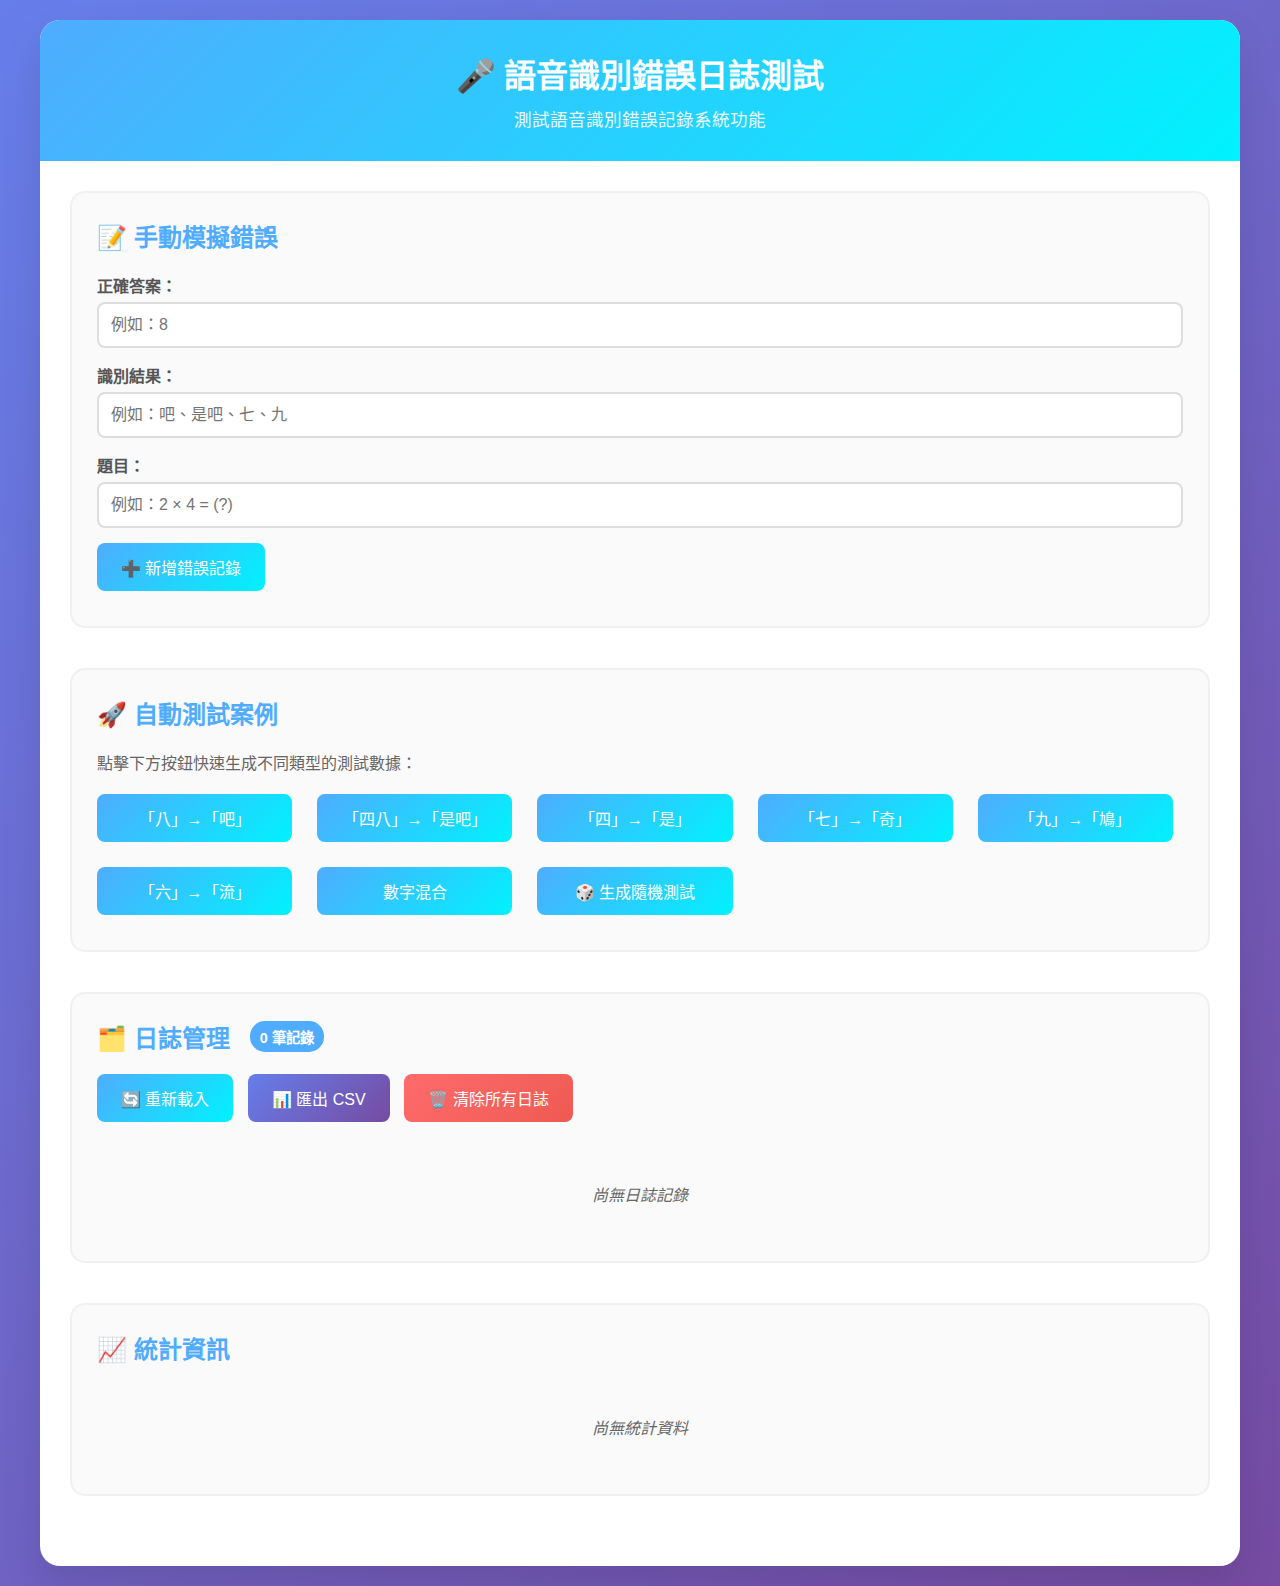
<file: voice-log-viewer.html>
<!DOCTYPE html>
<html lang="zh-TW">
<head>
    <meta charset="UTF-8">
    <meta name="viewport" content="width=device-width, initial-scale=1.0, user-scalable=no">
    <title>語音識別錯誤日誌測試</title>
    <meta name="description" content="語音識別錯誤日誌功能測試頁面">

    <!-- iOS優化 -->
    <meta name="apple-mobile-web-app-capable" content="yes">
    <meta name="apple-mobile-web-app-status-bar-style" content="default">
    <meta name="apple-mobile-web-app-title" content="語音日誌測試">

    <style>
        * {
            box-sizing: border-box;
            margin: 0;
            padding: 0;
        }

        body {
            font-family: -apple-system, BlinkMacSystemFont, 'Segoe UI', 'PingFang TC', 'Microsoft JhengHei', sans-serif;
            background: linear-gradient(135deg, #667eea 0%, #764ba2 100%);
            min-height: 100vh;
            padding: 20px;
            color: #333;
        }

        .container {
            max-width: 1200px;
            margin: 0 auto;
            background: white;
            border-radius: 20px;
            box-shadow: 0 20px 40px rgba(0,0,0,0.1);
            overflow: hidden;
        }

        .header {
            background: linear-gradient(135deg, #4facfe 0%, #00f2fe 100%);
            color: white;
            padding: 30px;
            text-align: center;
        }

        .header h1 {
            font-size: 2rem;
            margin-bottom: 10px;
        }

        .header p {
            opacity: 0.9;
            font-size: 1.1rem;
        }

        .content {
            padding: 30px;
        }

        .section {
            margin-bottom: 40px;
            padding: 25px;
            border: 2px solid #f0f0f0;
            border-radius: 15px;
            background: #fafafa;
        }

        .section h2 {
            color: #4facfe;
            margin-bottom: 20px;
            font-size: 1.5rem;
            display: flex;
            align-items: center;
            gap: 10px;
        }

        .form-group {
            margin-bottom: 15px;
        }

        .form-group label {
            display: block;
            margin-bottom: 5px;
            font-weight: bold;
            color: #555;
        }

        .form-group input, .form-group select {
            width: 100%;
            padding: 12px;
            border: 2px solid #ddd;
            border-radius: 8px;
            font-size: 16px;
            transition: border-color 0.3s;
        }

        .form-group input:focus, .form-group select:focus {
            outline: none;
            border-color: #4facfe;
        }

        .btn {
            background: linear-gradient(135deg, #4facfe 0%, #00f2fe 100%);
            color: white;
            border: none;
            padding: 12px 24px;
            border-radius: 8px;
            font-size: 16px;
            cursor: pointer;
            transition: transform 0.2s;
            margin-right: 10px;
            margin-bottom: 10px;
        }

        .btn:hover {
            transform: translateY(-2px);
        }

        .btn-secondary {
            background: linear-gradient(135deg, #667eea 0%, #764ba2 100%);
        }

        .btn-danger {
            background: linear-gradient(135deg, #ff6b6b 0%, #ee5a52 100%);
        }

        .log-table {
            width: 100%;
            border-collapse: collapse;
            margin-top: 15px;
            background: white;
            border-radius: 8px;
            overflow: hidden;
            box-shadow: 0 2px 10px rgba(0,0,0,0.1);
        }

        .log-table th {
            background: #4facfe;
            color: white;
            padding: 12px;
            text-align: left;
            font-weight: bold;
        }

        .log-table td {
            padding: 10px 12px;
            border-bottom: 1px solid #eee;
        }

        .log-table tr:hover {
            background: #f8f9fa;
        }

        .stats-grid {
            display: grid;
            grid-template-columns: repeat(auto-fit, minmax(300px, 1fr));
            gap: 20px;
            margin-top: 15px;
        }

        .stats-card {
            background: white;
            padding: 20px;
            border-radius: 10px;
            box-shadow: 0 4px 15px rgba(0,0,0,0.1);
        }

        .stats-card h3 {
            color: #4facfe;
            margin-bottom: 15px;
        }

        .stats-item {
            display: flex;
            justify-content: space-between;
            padding: 8px 0;
            border-bottom: 1px solid #eee;
        }

        .stats-item:last-child {
            border-bottom: none;
        }

        .no-data {
            text-align: center;
            color: #666;
            font-style: italic;
            padding: 30px;
        }

        .auto-test-grid {
            display: grid;
            grid-template-columns: repeat(auto-fit, minmax(200px, 1fr));
            gap: 15px;
        }

        .toast {
            position: fixed;
            top: 20px;
            right: 20px;
            background: #4facfe;
            color: white;
            padding: 15px 20px;
            border-radius: 8px;
            box-shadow: 0 4px 15px rgba(0,0,0,0.2);
            z-index: 1000;
            transform: translateX(100%);
            transition: transform 0.3s;
        }

        .toast.show {
            transform: translateX(0);
        }

        .log-count {
            background: #4facfe;
            color: white;
            padding: 5px 10px;
            border-radius: 15px;
            font-size: 0.9rem;
            margin-left: 10px;
        }

        @media (max-width: 768px) {
            .container {
                margin: 10px;
                border-radius: 10px;
            }

            .content {
                padding: 20px;
            }

            .section {
                padding: 20px;
            }

            .auto-test-grid {
                grid-template-columns: 1fr;
            }

            .stats-grid {
                grid-template-columns: 1fr;
            }

            .log-table {
                font-size: 14px;
            }

            .log-table th,
            .log-table td {
                padding: 8px;
            }
        }
    </style>
</head>
<body>
    <div class="container">
        <div class="header">
            <h1>🎤 語音識別錯誤日誌測試</h1>
            <p>測試語音識別錯誤記錄系統功能</p>
        </div>

        <div class="content">
            <!-- 手動模擬區域 -->
            <div class="section">
                <h2>📝 手動模擬錯誤</h2>
                <div class="form-group">
                    <label for="correct-answer">正確答案：</label>
                    <input type="number" id="correct-answer" placeholder="例如：8" min="1" max="99">
                </div>
                <div class="form-group">
                    <label for="recognized-text">識別結果：</label>
                    <input type="text" id="recognized-text" placeholder="例如：吧、是吧、七、九">
                </div>
                <div class="form-group">
                    <label for="question-text">題目：</label>
                    <input type="text" id="question-text" placeholder="例如：2 × 4 = (?)">
                </div>
                <button class="btn" onclick="addManualLog()">➕ 新增錯誤記錄</button>
            </div>

            <!-- 自動測試區域 -->
            <div class="section">
                <h2>🚀 自動測試案例</h2>
                <p style="margin-bottom: 20px; color: #666;">點擊下方按鈕快速生成不同類型的測試數據：</p>
                <div class="auto-test-grid">
                    <button class="btn" onclick="addTestCase('八', '吧', '2 × 4 = (?)')">「八」→「吧」</button>
                    <button class="btn" onclick="addTestCase('四八', '是吧', '6 × 8 = (?)')">「四八」→「是吧」</button>
                    <button class="btn" onclick="addTestCase('四', '是', '3 × (?) = 12')">「四」→「是」</button>
                    <button class="btn" onclick="addTestCase('七', '奇', '7 × 3 = (?)')">「七」→「奇」</button>
                    <button class="btn" onclick="addTestCase('九', '鳩', '9 × 6 = (?)')">「九」→「鳩」</button>
                    <button class="btn" onclick="addTestCase('六', '流', '2 × 3 = (?)')">「六」→「流」</button>
                    <button class="btn" onclick="addTestCase('二十四', '24', '8 × 3 = (?)')">數字混合</button>
                    <button class="btn" onclick="generateRandomTests()">🎲 生成隨機測試</button>
                </div>
            </div>

            <!-- 日誌管理區域 -->
            <div class="section">
                <h2>🗂️ 日誌管理 <span class="log-count" id="log-count">0 筆記錄</span></h2>
                <div style="margin-bottom: 20px;">
                    <button class="btn" onclick="refreshLogs()">🔄 重新載入</button>
                    <button class="btn btn-secondary" onclick="exportCSV()">📊 匯出 CSV</button>
                    <button class="btn btn-danger" onclick="clearAllLogs()">🗑️ 清除所有日誌</button>
                </div>

                <div id="logs-container">
                    <div class="no-data">尚無日誌記錄</div>
                </div>
            </div>

            <!-- 統計資訊區域 -->
            <div class="section">
                <h2>📈 統計資訊</h2>
                <div id="stats-container" class="stats-grid">
                    <div class="no-data">載入統計資訊中...</div>
                </div>
            </div>
        </div>
    </div>

    <script>
        // VoiceLogger 類別
        class VoiceLogger {
            constructor() {
                this.logKey = 'voice-recognition-errors';
                this.maxLogs = 100; // 最多保存 100 筆記錄
            }

            // 記錄語音識別錯誤
            logError(correctAnswer, recognizedText, question) {
                const logs = this.getLogs();
                const timestamp = new Date();

                const logEntry = {
                    id: timestamp.getTime(),
                    timestamp: timestamp.toISOString(),
                    date: timestamp.toLocaleDateString('zh-TW'),
                    time: timestamp.toLocaleTimeString('zh-TW', { hour12: false }),
                    correctAnswer: correctAnswer,
                    recognizedText: recognizedText,
                    question: question,
                    userAgent: navigator.userAgent.includes('iPad') ? 'iPad' :
                              navigator.userAgent.includes('iPhone') ? 'iPhone' : 'Desktop'
                };

                logs.push(logEntry);

                // 限制日誌數量，移除最舊的記錄
                if (logs.length > this.maxLogs) {
                    logs.shift();
                }

                localStorage.setItem(this.logKey, JSON.stringify(logs));
                console.log('語音錯誤已記錄:', logEntry);
                return logEntry;
            }

            // 取得所有日誌
            getLogs() {
                const logs = localStorage.getItem(this.logKey);
                return logs ? JSON.parse(logs) : [];
            }

            // 取得日誌總數
            getLogCount() {
                return this.getLogs().length;
            }

            // 清除所有日誌
            clearLogs() {
                localStorage.removeItem(this.logKey);
            }

            // 匯出為 CSV 格式
            exportAsCSV() {
                const logs = this.getLogs();
                if (logs.length === 0) {
                    return '沒有日誌資料';
                }

                const headers = ['日期', '時間', '正確答案', '識別結果', '題目', '裝置'];
                const csvRows = [headers.join(',')];

                logs.forEach(log => {
                    const row = [
                        log.date,
                        log.time,
                        log.correctAnswer,
                        `"${log.recognizedText}"`, // 用引號包圍避免 CSV 問題
                        `"${log.question}"`,
                        log.userAgent
                    ];
                    csvRows.push(row.join(','));
                });

                return csvRows.join('\n');
            }

            // 取得統計資料
            getStats() {
                const logs = this.getLogs();
                const stats = {
                    total: logs.length,
                    byAnswer: {},
                    byRecognized: {},
                    recent: logs.slice(-10) // 最近 10 筆
                };

                logs.forEach(log => {
                    // 按正確答案統計
                    if (!stats.byAnswer[log.correctAnswer]) {
                        stats.byAnswer[log.correctAnswer] = [];
                    }
                    stats.byAnswer[log.correctAnswer].push(log.recognizedText);

                    // 按識別文字統計
                    if (!stats.byRecognized[log.recognizedText]) {
                        stats.byRecognized[log.recognizedText] = 0;
                    }
                    stats.byRecognized[log.recognizedText]++;
                });

                return stats;
            }
        }

        // 初始化日誌系統
        const voiceLogger = new VoiceLogger();

        // 頁面載入時刷新顯示
        document.addEventListener('DOMContentLoaded', function() {
            refreshLogs();
            updateStats();
            updateLogCount();
        });

        // 手動新增日誌記錄
        function addManualLog() {
            const correctAnswer = document.getElementById('correct-answer').value;
            const recognizedText = document.getElementById('recognized-text').value;
            const questionText = document.getElementById('question-text').value;

            if (!correctAnswer || !recognizedText || !questionText) {
                showToast('請填寫所有欄位', 'error');
                return;
            }

            const logEntry = voiceLogger.logError(parseInt(correctAnswer), recognizedText, questionText);

            // 清空表單
            document.getElementById('correct-answer').value = '';
            document.getElementById('recognized-text').value = '';
            document.getElementById('question-text').value = '';

            showToast('✅ 已新增錯誤記錄');
            refreshLogs();
            updateStats();
            updateLogCount();
        }

        // 新增測試案例
        function addTestCase(correctAnswer, recognizedText, questionText) {
            const logEntry = voiceLogger.logError(correctAnswer, recognizedText, questionText);
            showToast(`✅ 已新增測試案例: ${recognizedText}`);
            refreshLogs();
            updateStats();
            updateLogCount();
        }

        // 生成隨機測試數據
        function generateRandomTests() {
            const testCases = [
                {correct: '8', recognized: '吧', question: '2 × 4 = (?)'},
                {correct: '48', recognized: '是吧', question: '6 × 8 = (?)'},
                {correct: '4', recognized: '是', question: '2 × 2 = (?)'},
                {correct: '7', recognized: '奇', question: '7 × 1 = (?)'},
                {correct: '9', recognized: '鳩', question: '3 × 3 = (?)'},
                {correct: '6', recognized: '流', question: '2 × 3 = (?)'},
                {correct: '12', recognized: '十二', question: '4 × 3 = (?)'},
                {correct: '15', recognized: '五十', question: '3 × 5 = (?)'},
                {correct: '21', recognized: '二一', question: '7 × 3 = (?)'},
                {correct: '36', recognized: '三流', question: '6 × 6 = (?)'}
            ];

            // 隨機選擇 3-5 個測試案例
            const count = Math.floor(Math.random() * 3) + 3;
            const selectedCases = testCases.sort(() => 0.5 - Math.random()).slice(0, count);

            selectedCases.forEach((testCase, index) => {
                setTimeout(() => {
                    voiceLogger.logError(testCase.correct, testCase.recognized, testCase.question);
                }, index * 100); // 間隔 100ms 添加
            });

            setTimeout(() => {
                showToast(`🎲 已生成 ${count} 筆隨機測試數據`);
                refreshLogs();
                updateStats();
                updateLogCount();
            }, count * 100 + 100);
        }

        // 刷新日誌顯示
        function refreshLogs() {
            const logs = voiceLogger.getLogs();
            const container = document.getElementById('logs-container');

            if (logs.length === 0) {
                container.innerHTML = '<div class="no-data">尚無日誌記錄</div>';
                return;
            }

            // 按時間倒序排列（最新的在前）
            const sortedLogs = logs.sort((a, b) => new Date(b.timestamp) - new Date(a.timestamp));

            const tableHTML = `
                <table class="log-table">
                    <thead>
                        <tr>
                            <th>日期時間</th>
                            <th>正確答案</th>
                            <th>識別結果</th>
                            <th>題目</th>
                            <th>裝置</th>
                        </tr>
                    </thead>
                    <tbody>
                        ${sortedLogs.map(log => `
                            <tr>
                                <td>${log.date} ${log.time}</td>
                                <td style="font-weight: bold; color: #4facfe;">${log.correctAnswer}</td>
                                <td style="color: #ff6b6b;">${log.recognizedText}</td>
                                <td>${log.question}</td>
                                <td>${log.userAgent}</td>
                            </tr>
                        `).join('')}
                    </tbody>
                </table>
            `;

            container.innerHTML = tableHTML;
        }

        // 更新統計資訊
        function updateStats() {
            const stats = voiceLogger.getStats();
            const container = document.getElementById('stats-container');

            if (stats.total === 0) {
                container.innerHTML = '<div class="no-data">尚無統計資料</div>';
                return;
            }

            // 處理統計數據
            const topMisrecognitions = Object.entries(stats.byRecognized)
                .sort(([,a], [,b]) => b - a)
                .slice(0, 10);

            const topProblematicAnswers = Object.entries(stats.byAnswer)
                .sort(([,a], [,b]) => b.length - a.length)
                .slice(0, 10);

            const statsHTML = `
                <div class="stats-card">
                    <h3>📊 總體統計</h3>
                    <div class="stats-item">
                        <span>總記錄數：</span>
                        <strong>${stats.total} 筆</strong>
                    </div>
                    <div class="stats-item">
                        <span>不同答案數：</span>
                        <strong>${Object.keys(stats.byAnswer).length} 個</strong>
                    </div>
                    <div class="stats-item">
                        <span>不同誤識別：</span>
                        <strong>${Object.keys(stats.byRecognized).length} 種</strong>
                    </div>
                </div>

                <div class="stats-card">
                    <h3>🎯 常見誤識別</h3>
                    ${topMisrecognitions.length > 0 ?
                        topMisrecognitions.map(([text, count]) => `
                            <div class="stats-item">
                                <span>「${text}」</span>
                                <strong>${count} 次</strong>
                            </div>
                        `).join('') :
                        '<div class="no-data">暫無資料</div>'
                    }
                </div>

                <div class="stats-card">
                    <h3>⚠️ 問題答案</h3>
                    ${topProblematicAnswers.length > 0 ?
                        topProblematicAnswers.map(([answer, errors]) => `
                            <div class="stats-item">
                                <span>答案「${answer}」</span>
                                <strong>${errors.length} 次錯誤</strong>
                            </div>
                        `).join('') :
                        '<div class="no-data">暫無資料</div>'
                    }
                </div>

                <div class="stats-card">
                    <h3>🕒 最近記錄</h3>
                    ${stats.recent.length > 0 ?
                        stats.recent.slice(0, 5).map(log => `
                            <div class="stats-item">
                                <span>${log.correctAnswer} → ${log.recognizedText}</span>
                                <small>${log.time}</small>
                            </div>
                        `).join('') :
                        '<div class="no-data">暫無資料</div>'
                    }
                </div>
            `;

            container.innerHTML = statsHTML;
        }

        // 更新日誌計數
        function updateLogCount() {
            const count = voiceLogger.getLogCount();
            document.getElementById('log-count').textContent = `${count} 筆記錄`;
        }

        // 匯出 CSV
        function exportCSV() {
            const csvContent = voiceLogger.exportAsCSV();

            if (csvContent === '沒有日誌資料') {
                showToast('❌ 沒有日誌資料可以匯出', 'error');
                return;
            }

            // 複製到剪貼簿
            navigator.clipboard.writeText(csvContent).then(() => {
                showToast('📋 CSV 資料已複製到剪貼簿，可以貼到 Excel 或 Google Sheets');
            }).catch(() => {
                // 如果複製失敗，創建下載連結
                const blob = new Blob([csvContent], { type: 'text/csv;charset=utf-8;' });
                const link = document.createElement('a');
                const url = URL.createObjectURL(blob);
                link.setAttribute('href', url);
                link.setAttribute('download', `voice-recognition-errors-${new Date().toISOString().split('T')[0]}.csv`);
                link.style.visibility = 'hidden';
                document.body.appendChild(link);
                link.click();
                document.body.removeChild(link);
                showToast('📥 CSV 檔案已下載');
            });
        }

        // 清除所有日誌
        function clearAllLogs() {
            if (confirm('⚠️ 確定要清除所有日誌記錄嗎？此操作無法復原。')) {
                voiceLogger.clearLogs();
                showToast('🗑️ 所有日誌記錄已清除');
                refreshLogs();
                updateStats();
                updateLogCount();
            }
        }

        // 顯示提示訊息
        function showToast(message, type = 'success') {
            // 移除現有的 toast
            const existingToast = document.querySelector('.toast');
            if (existingToast) {
                existingToast.remove();
            }

            const toast = document.createElement('div');
            toast.className = 'toast';
            toast.textContent = message;

            if (type === 'error') {
                toast.style.background = '#ff6b6b';
            }

            document.body.appendChild(toast);

            // 觸發動畫
            setTimeout(() => {
                toast.classList.add('show');
            }, 100);

            // 3秒後移除
            setTimeout(() => {
                toast.classList.remove('show');
                setTimeout(() => {
                    if (toast.parentNode) {
                        toast.parentNode.removeChild(toast);
                    }
                }, 300);
            }, 3000);
        }
    </script>
</body>
</html>
</file>
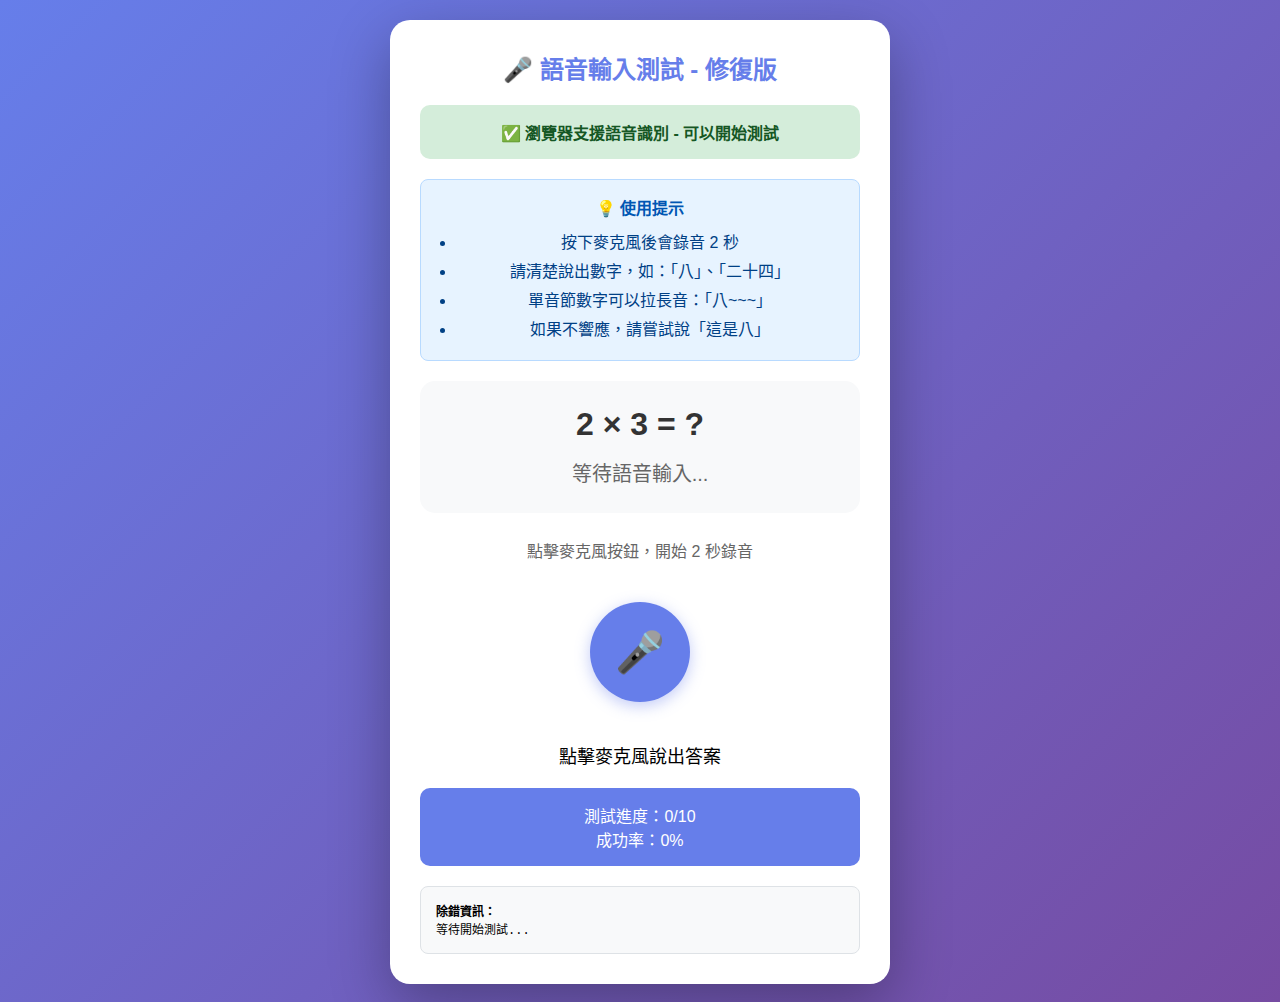
<file: voice-test-fixed.html>
<!DOCTYPE html>
<html lang="zh-TW">
<head>
    <meta charset="UTF-8">
    <meta name="viewport" content="width=device-width, initial-scale=1.0">
    <title>語音輸入測試 - 修復版本</title>
    <style>
        * {
            margin: 0;
            padding: 0;
            box-sizing: border-box;
        }

        body {
            font-family: 'Microsoft JhengHei', Arial, sans-serif;
            background: linear-gradient(135deg, #667eea 0%, #764ba2 100%);
            min-height: 100vh;
            display: flex;
            align-items: center;
            justify-content: center;
            padding: 20px;
        }

        .container {
            background: white;
            border-radius: 20px;
            padding: 30px;
            max-width: 500px;
            width: 100%;
            box-shadow: 0 20px 60px rgba(0,0,0,0.3);
            text-align: center;
        }

        h1 {
            color: #667eea;
            margin-bottom: 20px;
            font-size: 24px;
        }

        .status {
            padding: 15px;
            border-radius: 10px;
            margin-bottom: 20px;
            font-weight: bold;
        }

        .status.supported {
            background: #d4edda;
            color: #155724;
        }

        .status.unsupported {
            background: #f8d7da;
            color: #721c24;
        }

        .question-area {
            background: #f8f9fa;
            padding: 25px;
            border-radius: 15px;
            margin-bottom: 25px;
        }

        .question {
            font-size: 32px;
            font-weight: bold;
            color: #333;
            margin-bottom: 15px;
        }

        .answer-area {
            font-size: 20px;
            color: #666;
            min-height: 30px;
        }

        .mic-button {
            width: 100px;
            height: 100px;
            border: none;
            border-radius: 50%;
            background: #667eea;
            color: white;
            font-size: 40px;
            cursor: pointer;
            margin: 20px;
            box-shadow: 0 4px 15px rgba(102, 126, 234, 0.4);
            transition: all 0.3s;
        }

        .mic-button:hover {
            background: #5a67d8;
            transform: scale(1.05);
        }

        .mic-button.listening {
            background: #e53e3e;
            animation: pulse 1.5s infinite;
        }

        .mic-button:disabled {
            background: #ccc;
            cursor: not-allowed;
        }

        @keyframes pulse {
            0% {
                box-shadow: 0 0 0 0 rgba(229, 62, 62, 0.7);
            }
            70% {
                box-shadow: 0 0 0 20px rgba(229, 62, 62, 0);
            }
            100% {
                box-shadow: 0 0 0 0 rgba(229, 62, 62, 0);
            }
        }

        .instructions {
            color: #666;
            margin-bottom: 20px;
        }

        .countdown {
            color: #e53e3e;
            font-weight: bold;
            font-size: 18px;
            margin: 10px 0;
        }

        .transcript-area {
            background: #fff3cd;
            border: 1px solid #ffc107;
            border-radius: 10px;
            padding: 15px;
            margin: 20px 0;
            display: none;
        }

        .transcript-label {
            font-weight: bold;
            color: #856404;
            margin-bottom: 5px;
        }

        .transcript-text {
            color: #333;
            font-size: 16px;
        }

        .result-area {
            margin: 20px 0;
            font-size: 18px;
        }

        .result-correct {
            color: #28a745;
            font-weight: bold;
        }

        .result-incorrect {
            color: #dc3545;
            font-weight: bold;
        }

        .next-button {
            background: #48bb78;
            color: white;
            border: none;
            padding: 12px 24px;
            border-radius: 8px;
            font-size: 16px;
            cursor: pointer;
            margin: 20px;
            display: none;
        }

        .next-button:hover {
            background: #38a169;
        }

        .debug-area {
            background: #f8f9fa;
            border: 1px solid #dee2e6;
            border-radius: 8px;
            padding: 15px;
            margin-top: 20px;
            text-align: left;
            font-family: monospace;
            font-size: 12px;
            max-height: 200px;
            overflow-y: auto;
        }

        .stats {
            background: #667eea;
            color: white;
            padding: 15px;
            border-radius: 10px;
            margin-top: 20px;
        }

        .error-message {
            background: #f8d7da;
            color: #721c24;
            padding: 15px;
            border-radius: 10px;
            margin: 20px 0;
            display: none;
        }

        .tips {
            background: #e7f3ff;
            border: 1px solid #b8daff;
            border-radius: 8px;
            padding: 15px;
            margin: 20px 0;
            color: #004085;
        }

        .tips h4 {
            margin-bottom: 10px;
            color: #0056b3;
        }

        .tips ul {
            margin-left: 20px;
        }

        .tips li {
            margin-bottom: 5px;
        }
    </style>
</head>
<body>
    <div class="container">
        <h1>🎤 語音輸入測試 - 修復版</h1>

        <div id="status" class="status">
            檢測瀏覽器支援狀態...
        </div>

        <div class="tips">
            <h4>💡 使用提示</h4>
            <ul>
                <li>按下麥克風後會錄音 2 秒</li>
                <li>請清楚說出數字，如：「八」、「二十四」</li>
                <li>單音節數字可以拉長音：「八~~~」</li>
                <li>如果不響應，請嘗試說「這是八」</li>
            </ul>
        </div>

        <div class="question-area">
            <div class="question" id="question">
                點擊麥克風開始測試
            </div>
            <div class="answer-area" id="answer">
                答案將顯示在這裡
            </div>
        </div>

        <div class="instructions">
            點擊麥克風按鈕，開始 2 秒錄音
        </div>

        <div id="countdown" class="countdown" style="display: none;">
            剩餘時間：<span id="countdown-time">2</span> 秒
        </div>

        <button id="mic-button" class="mic-button">
            🎤
        </button>

        <div class="result-area" id="result">
            等待測試...
        </div>

        <button id="next-button" class="next-button">
            下一題
        </button>

        <div id="transcript-area" class="transcript-area">
            <div class="transcript-label">語音識別結果：</div>
            <div class="transcript-text" id="transcript-text">-</div>
        </div>

        <div id="error-message" class="error-message">
            錯誤訊息
        </div>

        <div class="stats">
            <div>測試進度：<span id="progress">0/10</span></div>
            <div>成功率：<span id="success-rate">0%</span></div>
        </div>

        <div class="debug-area">
            <strong>除錯資訊：</strong><br>
            <div id="debug-log">等待開始測試...</div>
        </div>
    </div>

    <script>
        class VoiceTestFixed {
            constructor() {
                this.recognition = null;
                this.isSupported = false;
                this.isListening = false;
                this.recordingTimer = null;
                this.countdownTimer = null;
                this.hasResult = false;

                this.questions = [
                    { num1: 2, num2: 3, answer: 6 },
                    { num1: 4, num2: 5, answer: 20 },
                    { num1: 3, num2: 8, answer: 24 },
                    { num1: 6, num2: 7, answer: 42 },
                    { num1: 9, num2: 4, answer: 36 },
                    { num1: 5, num2: 6, answer: 30 },
                    { num1: 7, num2: 8, answer: 56 },
                    { num1: 2, num2: 9, answer: 18 },
                    { num1: 8, num2: 3, answer: 24 },
                    { num1: 9, num2: 9, answer: 81 }
                ];

                this.currentQuestion = 0;
                this.results = [];
                this.debugMessages = [];

                this.init();
            }

            init() {
                this.checkSupport();
                this.setupEventListeners();
                this.loadQuestion();
            }

            checkSupport() {
                const statusEl = document.getElementById('status');

                if ('webkitSpeechRecognition' in window || 'SpeechRecognition' in window) {
                    this.isSupported = true;
                    statusEl.textContent = '✅ 瀏覽器支援語音識別 - 可以開始測試';
                    statusEl.className = 'status supported';
                    this.setupSpeechRecognition();
                } else {
                    this.isSupported = false;
                    statusEl.textContent = '❌ 瀏覽器不支援語音識別 - 請使用 Chrome 或 Edge';
                    statusEl.className = 'status unsupported';
                    document.getElementById('mic-button').disabled = true;
                }
            }

            setupSpeechRecognition() {
                const SpeechRecognition = window.SpeechRecognition || window.webkitSpeechRecognition;
                this.recognition = new SpeechRecognition();

                this.recognition.lang = 'zh-TW';
                this.recognition.continuous = false;
                this.recognition.interimResults = true;
                this.recognition.maxAlternatives = 3;

                this.recognition.onstart = () => {
                    this.log('✅ 語音識別開始');
                    this.isListening = true;
                    this.hasResult = false;
                    this.updateMicButton();
                    this.startTime = Date.now();
                    this.startCountdown();

                    // 2秒後強制停止
                    this.recordingTimer = setTimeout(() => {
                        if (this.isListening) {
                            this.log('⏰ 2秒時間到，停止錄音');
                            this.stopListening();
                        }
                    }, 2000);
                };

                this.recognition.onresult = (event) => {
                    this.log(`📝 收到識別結果，共 ${event.results.length} 個結果`);
                    this.hasResult = true;

                    let finalTranscript = '';
                    let interimTranscript = '';

                    for (let i = 0; i < event.results.length; i++) {
                        const result = event.results[i];
                        const transcript = result[0].transcript;

                        this.log(`   結果 ${i}: "${transcript}" (最終: ${result.isFinal})`);

                        if (result.isFinal) {
                            finalTranscript += transcript;
                        } else {
                            interimTranscript += transcript;
                        }
                    }

                    // 顯示中間結果
                    if (interimTranscript) {
                        document.getElementById('transcript-text').textContent = `(識別中) ${interimTranscript}`;
                        document.getElementById('transcript-area').style.display = 'block';
                    }

                    // 處理最終結果
                    if (finalTranscript) {
                        this.log(`🎯 最終結果: "${finalTranscript}"`);
                        this.processVoiceInput(finalTranscript);
                    }
                };

                this.recognition.onerror = (event) => {
                    this.log(`❌ 語音識別錯誤: ${event.error}`);
                    this.showError(`語音識別錯誤: ${event.error}`);
                    this.isListening = false;
                    this.updateMicButton();
                    this.clearTimers();
                };

                this.recognition.onend = () => {
                    this.log('⏹️ 語音識別結束');
                    this.isListening = false;
                    this.updateMicButton();
                    this.clearTimers();

                    // 延遲檢查結果，給 onresult 事件處理時間
                    setTimeout(() => {
                        // 如果沒有收到任何結果，顯示提示
                        if (!this.hasResult) {
                            this.log('⚠️ 沒有識別到任何語音');
                            document.getElementById('answer').textContent = '沒有識別到語音，請重試';
                            document.getElementById('result').innerHTML = '<span class="result-incorrect">❌ 沒有識別到語音，請重試並說話大聲一點</span>';
                            // 確保顯示下一題按鈕，讓用戶可以繼續
                            document.getElementById('next-button').style.display = 'block';
                        }
                    }, 200); // 給 onresult 事件足夠時間處理
                };

                // 處理無匹配結果
                this.recognition.onnomatch = () => {
                    this.log('🤷 無法匹配語音內容');
                    document.getElementById('answer').textContent = '無法識別語音內容';
                    document.getElementById('result').innerHTML = '<span class="result-incorrect">❌ 無法識別，請重試</span>';
                    document.getElementById('next-button').style.display = 'block';
                };
            }

            setupEventListeners() {
                const micButton = document.getElementById('mic-button');
                const nextButton = document.getElementById('next-button');

                micButton.addEventListener('click', () => {
                    if (!this.isSupported) return;

                    if (this.isListening) {
                        this.stopListening();
                    } else {
                        this.startListening();
                    }
                });

                nextButton.addEventListener('click', () => {
                    this.nextQuestion();
                });
            }

            startListening() {
                if (!this.recognition || this.isListening) return;

                try {
                    this.log('🎤 啟動語音識別...');
                    this.recognition.start();
                    this.hideError();
                    document.getElementById('transcript-area').style.display = 'none';
                    document.getElementById('next-button').style.display = 'none';
                } catch (error) {
                    this.log(`❌ 啟動失敗: ${error.message}`);
                    this.showError(`啟動語音識別失敗: ${error.message}`);
                }
            }

            stopListening() {
                if (this.recognition && this.isListening) {
                    this.log('⏹️ 手動停止語音識別');
                    this.recognition.stop();
                }
            }

            startCountdown() {
                let timeLeft = 2;
                document.getElementById('countdown-time').textContent = timeLeft;
                document.getElementById('countdown').style.display = 'block';

                this.countdownTimer = setInterval(() => {
                    timeLeft--;
                    document.getElementById('countdown-time').textContent = timeLeft;

                    if (timeLeft <= 0) {
                        clearInterval(this.countdownTimer);
                        document.getElementById('countdown').style.display = 'none';
                    }
                }, 1000);
            }

            clearTimers() {
                if (this.recordingTimer) {
                    clearTimeout(this.recordingTimer);
                    this.recordingTimer = null;
                }
                if (this.countdownTimer) {
                    clearInterval(this.countdownTimer);
                    this.countdownTimer = null;
                }
                document.getElementById('countdown').style.display = 'none';
            }

            updateMicButton() {
                const button = document.getElementById('mic-button');
                if (this.isListening) {
                    button.textContent = '🔴';
                    button.classList.add('listening');
                    button.disabled = true;
                } else {
                    button.textContent = '🎤';
                    button.classList.remove('listening');
                    button.disabled = false;
                }
            }

            processVoiceInput(transcript) {
                this.log(`🔄 處理語音輸入: "${transcript}"`);

                // 顯示識別結果
                document.getElementById('transcript-text').textContent = transcript;
                document.getElementById('transcript-area').style.display = 'block';

                // 轉換為數字
                const number = this.convertToNumber(transcript.trim());
                this.log(`🔢 轉換結果: ${number}`);

                if (number !== null) {
                    this.checkAnswer(number, transcript);
                } else {
                    document.getElementById('answer').textContent = '無法識別為數字';
                    document.getElementById('result').innerHTML = '<span class="result-incorrect">❌ 無法識別為數字，請重試</span>';
                    document.getElementById('next-button').style.display = 'block';
                }
            }

            convertToNumber(text) {
                this.log(`🔤 轉換文字: "${text}"`);

                // 移除空白和標點符號
                text = text.replace(/[，。！？\s這是]/g, '');

                // 直接是阿拉伯數字
                if (/^\d+$/.test(text)) {
                    const num = parseInt(text);
                    return num >= 0 && num <= 99 ? num : null;
                }

                // 中文數字對照表
                const chineseDigits = {
                    '零': 0, '〇': 0,
                    '一': 1, '壹': 1,
                    '二': 2, '貳': 2, '兩': 2,
                    '三': 3, '參': 3,
                    '四': 4, '肆': 4,
                    '五': 5, '伍': 5,
                    '六': 6, '陸': 6,
                    '七': 7, '柒': 7,
                    '八': 8, '捌': 8,
                    '九': 9, '玖': 9
                };

                // 處理特殊情況
                if (text === '十') return 10;

                // 處理 X十Y 格式（如：二十四）
                const tenMatch = text.match(/^([一二三四五六七八九]?)十([零一二三四五六七八九]?)$/);
                if (tenMatch) {
                    const tens = tenMatch[1] ? chineseDigits[tenMatch[1]] : 1;
                    const ones = tenMatch[2] ? chineseDigits[tenMatch[2]] : 0;
                    return tens * 10 + ones;
                }

                // 新增：處理連續數字（如：四二 → 42、三六 → 36）
                if (text.length === 2) {
                    const digit1 = chineseDigits[text[0]];
                    const digit2 = chineseDigits[text[1]];
                    if (digit1 !== undefined && digit2 !== undefined) {
                        // 只處理有效的二位數組合
                        const result = digit1 * 10 + digit2;
                        if (result >= 10 && result <= 99) {
                            this.log(`📝 連續數字轉換: "${text}" → ${result}`);
                            return result;
                        }
                    }
                }

                // 處理純個位數
                if (text.length === 1 && chineseDigits.hasOwnProperty(text)) {
                    return chineseDigits[text];
                }

                return null;
            }

            checkAnswer(userAnswer, transcript) {
                const expectedAnswer = this.questions[this.currentQuestion].answer;
                const correct = userAnswer === expectedAnswer;
                const responseTime = this.startTime ? (Date.now() - this.startTime) / 1000 : 0;

                this.log(`✅ 檢查答案: ${userAnswer} vs ${expectedAnswer} = ${correct ? '正確' : '錯誤'}`);

                // 記錄結果
                this.results.push({
                    question: this.getCurrentQuestionText(),
                    expected: expectedAnswer,
                    transcript: transcript,
                    recognized: userAnswer,
                    correct: correct,
                    responseTime: responseTime
                });

                // 顯示結果
                document.getElementById('answer').textContent = `你的答案: ${userAnswer}`;

                if (correct) {
                    document.getElementById('result').innerHTML = '<span class="result-correct">✅ 正確！</span>';
                } else {
                    document.getElementById('result').innerHTML = `<span class="result-incorrect">❌ 錯誤！正確答案是 ${expectedAnswer}</span>`;
                }

                this.updateStats();
                document.getElementById('next-button').style.display = 'block';
            }

            getCurrentQuestionText() {
                const q = this.questions[this.currentQuestion];
                return `${q.num1} × ${q.num2}`;
            }

            loadQuestion() {
                if (this.currentQuestion < this.questions.length) {
                    const question = this.questions[this.currentQuestion];
                    document.getElementById('question').textContent = `${question.num1} × ${question.num2} = ?`;
                    document.getElementById('answer').textContent = '等待語音輸入...';
                    document.getElementById('result').textContent = '點擊麥克風說出答案';
                    document.getElementById('next-button').style.display = 'none';
                    document.getElementById('transcript-area').style.display = 'none';
                } else {
                    this.showFinalResults();
                }
            }

            nextQuestion() {
                this.currentQuestion++;
                this.loadQuestion();
            }

            updateStats() {
                const correctCount = this.results.filter(r => r.correct).length;
                const successRate = this.results.length > 0 ? Math.round(correctCount / this.results.length * 100) : 0;

                document.getElementById('progress').textContent = `${this.results.length}/${this.questions.length}`;
                document.getElementById('success-rate').textContent = `${successRate}%`;
            }

            showFinalResults() {
                document.getElementById('question').textContent = '測試完成！';
                document.getElementById('answer').textContent = `總共完成 ${this.results.length} 題`;
                document.getElementById('mic-button').style.display = 'none';
                document.getElementById('next-button').style.display = 'none';

                const correctCount = this.results.filter(r => r.correct).length;
                const avgTime = this.results.reduce((sum, r) => sum + r.responseTime, 0) / this.results.length;

                this.log(`🎊 測試完成！正確率: ${correctCount}/${this.results.length} (${Math.round(correctCount/this.results.length*100)}%)`);
                this.log(`⏱️ 平均反應時間: ${avgTime.toFixed(2)}秒`);
            }

            showError(message) {
                const errorEl = document.getElementById('error-message');
                errorEl.textContent = message;
                errorEl.style.display = 'block';
            }

            hideError() {
                document.getElementById('error-message').style.display = 'none';
            }

            log(message) {
                const timestamp = new Date().toLocaleTimeString();
                const logMessage = `[${timestamp}] ${message}`;
                console.log(logMessage);

                this.debugMessages.push(logMessage);
                if (this.debugMessages.length > 20) {
                    this.debugMessages.shift();
                }

                document.getElementById('debug-log').innerHTML =
                    this.debugMessages.join('<br>');
            }
        }

        // 頁面載入完成後初始化
        document.addEventListener('DOMContentLoaded', () => {
            new VoiceTestFixed();
        });
    </script>
</body>
</html>
</file>
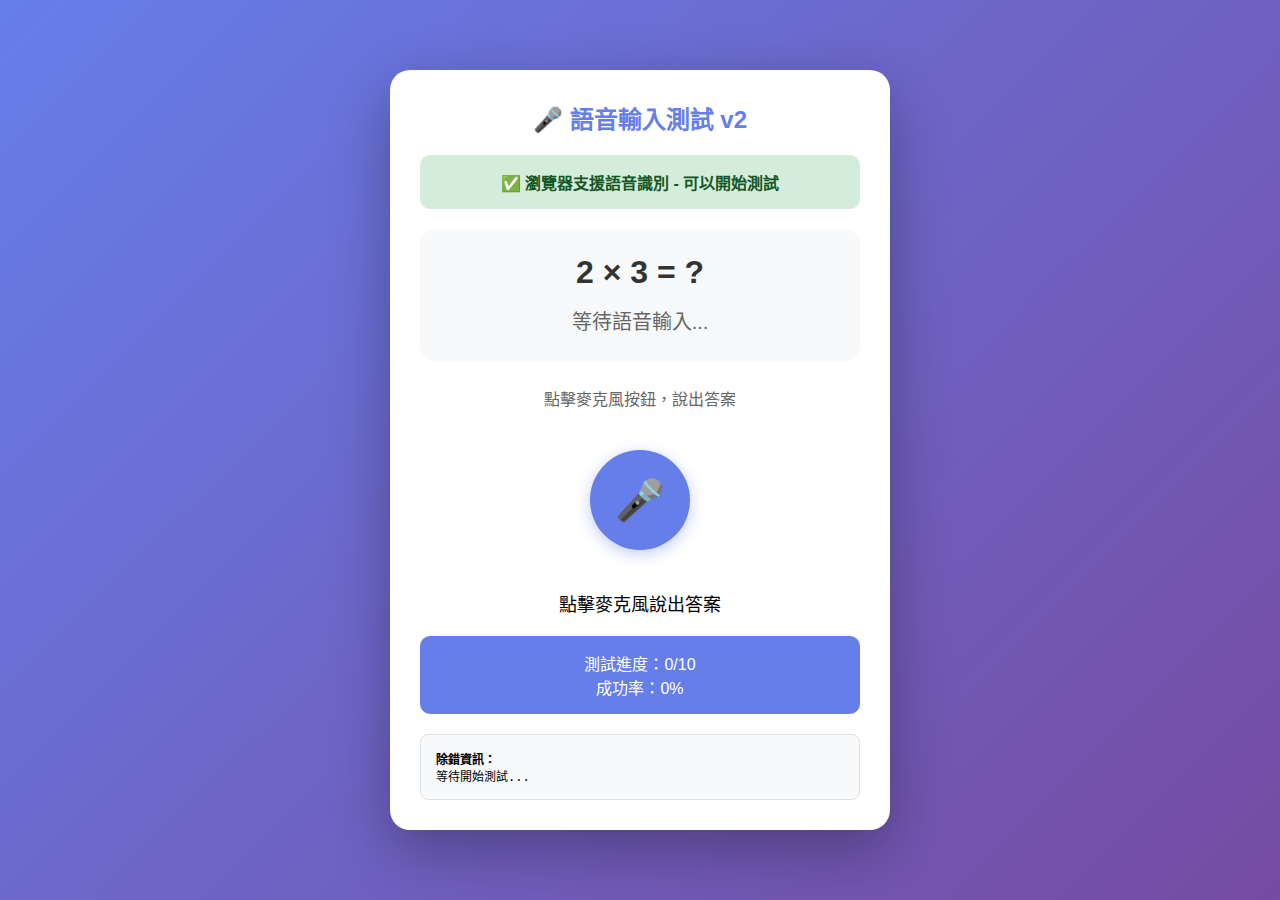
<file: voice-test-v2.html>
<!DOCTYPE html>
<html lang="zh-TW">
<head>
    <meta charset="UTF-8">
    <meta name="viewport" content="width=device-width, initial-scale=1.0">
    <title>語音輸入測試 v2 - 改良版</title>
    <style>
        * {
            margin: 0;
            padding: 0;
            box-sizing: border-box;
        }

        body {
            font-family: 'Microsoft JhengHei', Arial, sans-serif;
            background: linear-gradient(135deg, #667eea 0%, #764ba2 100%);
            min-height: 100vh;
            display: flex;
            align-items: center;
            justify-content: center;
            padding: 20px;
        }

        .container {
            background: white;
            border-radius: 20px;
            padding: 30px;
            max-width: 500px;
            width: 100%;
            box-shadow: 0 20px 60px rgba(0,0,0,0.3);
            text-align: center;
        }

        h1 {
            color: #667eea;
            margin-bottom: 20px;
            font-size: 24px;
        }

        .status {
            padding: 15px;
            border-radius: 10px;
            margin-bottom: 20px;
            font-weight: bold;
        }

        .status.supported {
            background: #d4edda;
            color: #155724;
        }

        .status.unsupported {
            background: #f8d7da;
            color: #721c24;
        }

        .question-area {
            background: #f8f9fa;
            padding: 25px;
            border-radius: 15px;
            margin-bottom: 25px;
        }

        .question {
            font-size: 32px;
            font-weight: bold;
            color: #333;
            margin-bottom: 15px;
        }

        .answer-area {
            font-size: 20px;
            color: #666;
            min-height: 30px;
        }

        .mic-button {
            width: 100px;
            height: 100px;
            border: none;
            border-radius: 50%;
            background: #667eea;
            color: white;
            font-size: 40px;
            cursor: pointer;
            margin: 20px;
            box-shadow: 0 4px 15px rgba(102, 126, 234, 0.4);
            transition: all 0.3s;
        }

        .mic-button:hover {
            background: #5a67d8;
            transform: scale(1.05);
        }

        .mic-button.listening {
            background: #e53e3e;
            animation: pulse 1.5s infinite;
        }

        @keyframes pulse {
            0% {
                box-shadow: 0 0 0 0 rgba(229, 62, 62, 0.7);
            }
            70% {
                box-shadow: 0 0 0 20px rgba(229, 62, 62, 0);
            }
            100% {
                box-shadow: 0 0 0 0 rgba(229, 62, 62, 0);
            }
        }

        .instructions {
            color: #666;
            margin-bottom: 20px;
        }

        .transcript-area {
            background: #fff3cd;
            border: 1px solid #ffc107;
            border-radius: 10px;
            padding: 15px;
            margin: 20px 0;
            display: none;
        }

        .transcript-label {
            font-weight: bold;
            color: #856404;
            margin-bottom: 5px;
        }

        .transcript-text {
            color: #333;
            font-size: 16px;
        }

        .result-area {
            margin: 20px 0;
            font-size: 18px;
        }

        .result-correct {
            color: #28a745;
            font-weight: bold;
        }

        .result-incorrect {
            color: #dc3545;
            font-weight: bold;
        }

        .next-button {
            background: #48bb78;
            color: white;
            border: none;
            padding: 12px 24px;
            border-radius: 8px;
            font-size: 16px;
            cursor: pointer;
            margin: 20px;
            display: none;
        }

        .next-button:hover {
            background: #38a169;
        }

        .debug-area {
            background: #f8f9fa;
            border: 1px solid #dee2e6;
            border-radius: 8px;
            padding: 15px;
            margin-top: 20px;
            text-align: left;
            font-family: monospace;
            font-size: 12px;
            max-height: 200px;
            overflow-y: auto;
        }

        .stats {
            background: #667eea;
            color: white;
            padding: 15px;
            border-radius: 10px;
            margin-top: 20px;
        }

        .error-message {
            background: #f8d7da;
            color: #721c24;
            padding: 15px;
            border-radius: 10px;
            margin: 20px 0;
            display: none;
        }
    </style>
</head>
<body>
    <div class="container">
        <h1>🎤 語音輸入測試 v2</h1>

        <div id="status" class="status">
            檢測瀏覽器支援狀態...
        </div>

        <div class="question-area">
            <div class="question" id="question">
                點擊麥克風開始測試
            </div>
            <div class="answer-area" id="answer">
                答案將顯示在這裡
            </div>
        </div>

        <div class="instructions">
            點擊麥克風按鈕，說出答案
        </div>

        <button id="mic-button" class="mic-button">
            🎤
        </button>

        <div class="result-area" id="result">
            等待測試...
        </div>

        <button id="next-button" class="next-button">
            下一題
        </button>

        <div id="transcript-area" class="transcript-area">
            <div class="transcript-label">語音識別結果：</div>
            <div class="transcript-text" id="transcript-text">-</div>
        </div>

        <div id="error-message" class="error-message">
            錯誤訊息
        </div>

        <div class="stats">
            <div>測試進度：<span id="progress">0/10</span></div>
            <div>成功率：<span id="success-rate">0%</span></div>
        </div>

        <div class="debug-area">
            <strong>除錯資訊：</strong><br>
            <div id="debug-log">等待開始測試...</div>
        </div>
    </div>

    <script>
        class VoiceTestV2 {
            constructor() {
                this.recognition = null;
                this.isSupported = false;
                this.isListening = false;

                this.questions = [
                    { num1: 2, num2: 3, answer: 6 },
                    { num1: 4, num2: 5, answer: 20 },
                    { num1: 3, num2: 8, answer: 24 },
                    { num1: 6, num2: 7, answer: 42 },
                    { num1: 9, num2: 4, answer: 36 },
                    { num1: 5, num2: 6, answer: 30 },
                    { num1: 7, num2: 8, answer: 56 },
                    { num1: 2, num2: 9, answer: 18 },
                    { num1: 8, num2: 3, answer: 24 },
                    { num1: 9, num2: 9, answer: 81 }
                ];

                this.currentQuestion = 0;
                this.results = [];
                this.debugMessages = [];

                this.init();
            }

            init() {
                this.checkSupport();
                this.setupEventListeners();
                this.loadQuestion();
            }

            checkSupport() {
                const statusEl = document.getElementById('status');

                if ('webkitSpeechRecognition' in window || 'SpeechRecognition' in window) {
                    this.isSupported = true;
                    statusEl.textContent = '✅ 瀏覽器支援語音識別 - 可以開始測試';
                    statusEl.className = 'status supported';
                    this.setupSpeechRecognition();
                } else {
                    this.isSupported = false;
                    statusEl.textContent = '❌ 瀏覽器不支援語音識別 - 請使用 Chrome 或 Edge';
                    statusEl.className = 'status unsupported';
                    document.getElementById('mic-button').disabled = true;
                }
            }

            setupSpeechRecognition() {
                const SpeechRecognition = window.SpeechRecognition || window.webkitSpeechRecognition;
                this.recognition = new SpeechRecognition();

                this.recognition.lang = 'zh-TW';
                this.recognition.continuous = false;
                this.recognition.interimResults = true;
                this.recognition.maxAlternatives = 3;

                this.recognition.onstart = () => {
                    this.log('✅ 語音識別開始');
                    this.isListening = true;
                    this.updateMicButton();
                    this.startTime = Date.now();
                };

                this.recognition.onresult = (event) => {
                    this.log(`📝 收到識別結果，共 ${event.results.length} 個結果`);

                    let finalTranscript = '';
                    let interimTranscript = '';

                    for (let i = 0; i < event.results.length; i++) {
                        const result = event.results[i];
                        const transcript = result[0].transcript;

                        this.log(`   結果 ${i}: "${transcript}" (最終: ${result.isFinal})`);

                        if (result.isFinal) {
                            finalTranscript += transcript;
                        } else {
                            interimTranscript += transcript;
                        }
                    }

                    // 顯示中間結果
                    if (interimTranscript) {
                        document.getElementById('transcript-text').textContent = `(識別中) ${interimTranscript}`;
                        document.getElementById('transcript-area').style.display = 'block';
                    }

                    // 處理最終結果
                    if (finalTranscript) {
                        this.log(`🎯 最終結果: "${finalTranscript}"`);
                        this.processVoiceInput(finalTranscript);
                    }
                };

                this.recognition.onerror = (event) => {
                    this.log(`❌ 語音識別錯誤: ${event.error}`);
                    this.showError(`語音識別錯誤: ${event.error}`);
                    this.isListening = false;
                    this.updateMicButton();
                };

                this.recognition.onend = () => {
                    this.log('⏹️ 語音識別結束');
                    this.isListening = false;
                    this.updateMicButton();
                };
            }

            setupEventListeners() {
                const micButton = document.getElementById('mic-button');
                const nextButton = document.getElementById('next-button');

                micButton.addEventListener('click', () => {
                    if (!this.isSupported) return;

                    if (this.isListening) {
                        this.stopListening();
                    } else {
                        this.startListening();
                    }
                });

                nextButton.addEventListener('click', () => {
                    this.nextQuestion();
                });
            }

            startListening() {
                if (!this.recognition || this.isListening) return;

                try {
                    this.log('🎤 啟動語音識別...');
                    this.recognition.start();
                    this.hideError();
                    document.getElementById('transcript-area').style.display = 'none';
                } catch (error) {
                    this.log(`❌ 啟動失敗: ${error.message}`);
                    this.showError(`啟動語音識別失敗: ${error.message}`);
                }
            }

            stopListening() {
                if (this.recognition && this.isListening) {
                    this.log('⏹️ 手動停止語音識別');
                    this.recognition.stop();
                }
            }

            updateMicButton() {
                const button = document.getElementById('mic-button');
                if (this.isListening) {
                    button.textContent = '🔴';
                    button.classList.add('listening');
                } else {
                    button.textContent = '🎤';
                    button.classList.remove('listening');
                }
            }

            processVoiceInput(transcript) {
                this.log(`🔄 處理語音輸入: "${transcript}"`);

                // 顯示識別結果
                document.getElementById('transcript-text').textContent = transcript;
                document.getElementById('transcript-area').style.display = 'block';

                // 轉換為數字
                const number = this.convertToNumber(transcript.trim());
                this.log(`🔢 轉換結果: ${number}`);

                if (number !== null) {
                    this.checkAnswer(number, transcript);
                } else {
                    document.getElementById('answer').textContent = '無法識別為數字';
                    document.getElementById('result').innerHTML = '<span class="result-incorrect">❌ 無法識別為數字，請重試</span>';
                }
            }

            convertToNumber(text) {
                this.log(`🔤 轉換文字: "${text}"`);

                // 移除空白和標點符號
                text = text.replace(/[，。！？\s]/g, '');

                // 直接是阿拉伯數字
                if (/^\d+$/.test(text)) {
                    const num = parseInt(text);
                    return num >= 0 && num <= 99 ? num : null;
                }

                // 中文數字對照表
                const chineseDigits = {
                    '零': 0, '〇': 0,
                    '一': 1, '壹': 1,
                    '二': 2, '貳': 2, '兩': 2,
                    '三': 3, '參': 3,
                    '四': 4, '肆': 4,
                    '五': 5, '伍': 5,
                    '六': 6, '陸': 6,
                    '七': 7, '柒': 7,
                    '八': 8, '捌': 8,
                    '九': 9, '玖': 9
                };

                // 處理特殊情況
                if (text === '十') return 10;

                // 處理 X十Y 格式
                const tenMatch = text.match(/^([一二三四五六七八九]?)十([零一二三四五六七八九]?)$/);
                if (tenMatch) {
                    const tens = tenMatch[1] ? chineseDigits[tenMatch[1]] : 1;
                    const ones = tenMatch[2] ? chineseDigits[tenMatch[2]] : 0;
                    return tens * 10 + ones;
                }

                // 處理純個位數
                if (text.length === 1 && chineseDigits.hasOwnProperty(text)) {
                    return chineseDigits[text];
                }

                return null;
            }

            checkAnswer(userAnswer, transcript) {
                const expectedAnswer = this.questions[this.currentQuestion].answer;
                const correct = userAnswer === expectedAnswer;
                const responseTime = this.startTime ? (Date.now() - this.startTime) / 1000 : 0;

                this.log(`✅ 檢查答案: ${userAnswer} vs ${expectedAnswer} = ${correct ? '正確' : '錯誤'}`);

                // 記錄結果
                this.results.push({
                    question: this.getCurrentQuestionText(),
                    expected: expectedAnswer,
                    transcript: transcript,
                    recognized: userAnswer,
                    correct: correct,
                    responseTime: responseTime
                });

                // 顯示結果
                document.getElementById('answer').textContent = `你的答案: ${userAnswer}`;

                if (correct) {
                    document.getElementById('result').innerHTML = '<span class="result-correct">✅ 正確！</span>';
                } else {
                    document.getElementById('result').innerHTML = `<span class="result-incorrect">❌ 錯誤！正確答案是 ${expectedAnswer}</span>`;
                }

                this.updateStats();
                document.getElementById('next-button').style.display = 'block';
            }

            getCurrentQuestionText() {
                const q = this.questions[this.currentQuestion];
                return `${q.num1} × ${q.num2}`;
            }

            loadQuestion() {
                if (this.currentQuestion < this.questions.length) {
                    const question = this.questions[this.currentQuestion];
                    document.getElementById('question').textContent = `${question.num1} × ${question.num2} = ?`;
                    document.getElementById('answer').textContent = '等待語音輸入...';
                    document.getElementById('result').textContent = '點擊麥克風說出答案';
                    document.getElementById('next-button').style.display = 'none';
                    document.getElementById('transcript-area').style.display = 'none';
                } else {
                    this.showFinalResults();
                }
            }

            nextQuestion() {
                this.currentQuestion++;
                this.loadQuestion();
            }

            updateStats() {
                const correctCount = this.results.filter(r => r.correct).length;
                const successRate = this.results.length > 0 ? Math.round(correctCount / this.results.length * 100) : 0;

                document.getElementById('progress').textContent = `${this.results.length}/${this.questions.length}`;
                document.getElementById('success-rate').textContent = `${successRate}%`;
            }

            showFinalResults() {
                document.getElementById('question').textContent = '測試完成！';
                document.getElementById('answer').textContent = `總共完成 ${this.results.length} 題`;
                document.getElementById('mic-button').style.display = 'none';
                document.getElementById('next-button').style.display = 'none';

                const correctCount = this.results.filter(r => r.correct).length;
                const avgTime = this.results.reduce((sum, r) => sum + r.responseTime, 0) / this.results.length;

                this.log(`🎊 測試完成！正確率: ${correctCount}/${this.results.length} (${Math.round(correctCount/this.results.length*100)}%)`);
                this.log(`⏱️ 平均反應時間: ${avgTime.toFixed(2)}秒`);
            }

            showError(message) {
                const errorEl = document.getElementById('error-message');
                errorEl.textContent = message;
                errorEl.style.display = 'block';
            }

            hideError() {
                document.getElementById('error-message').style.display = 'none';
            }

            log(message) {
                const timestamp = new Date().toLocaleTimeString();
                const logMessage = `[${timestamp}] ${message}`;
                console.log(logMessage);

                this.debugMessages.push(logMessage);
                if (this.debugMessages.length > 20) {
                    this.debugMessages.shift();
                }

                document.getElementById('debug-log').innerHTML =
                    this.debugMessages.join('<br>');
            }
        }

        // 頁面載入完成後初始化
        document.addEventListener('DOMContentLoaded', () => {
            new VoiceTestV2();
        });
    </script>
</body>
</html>
</file>
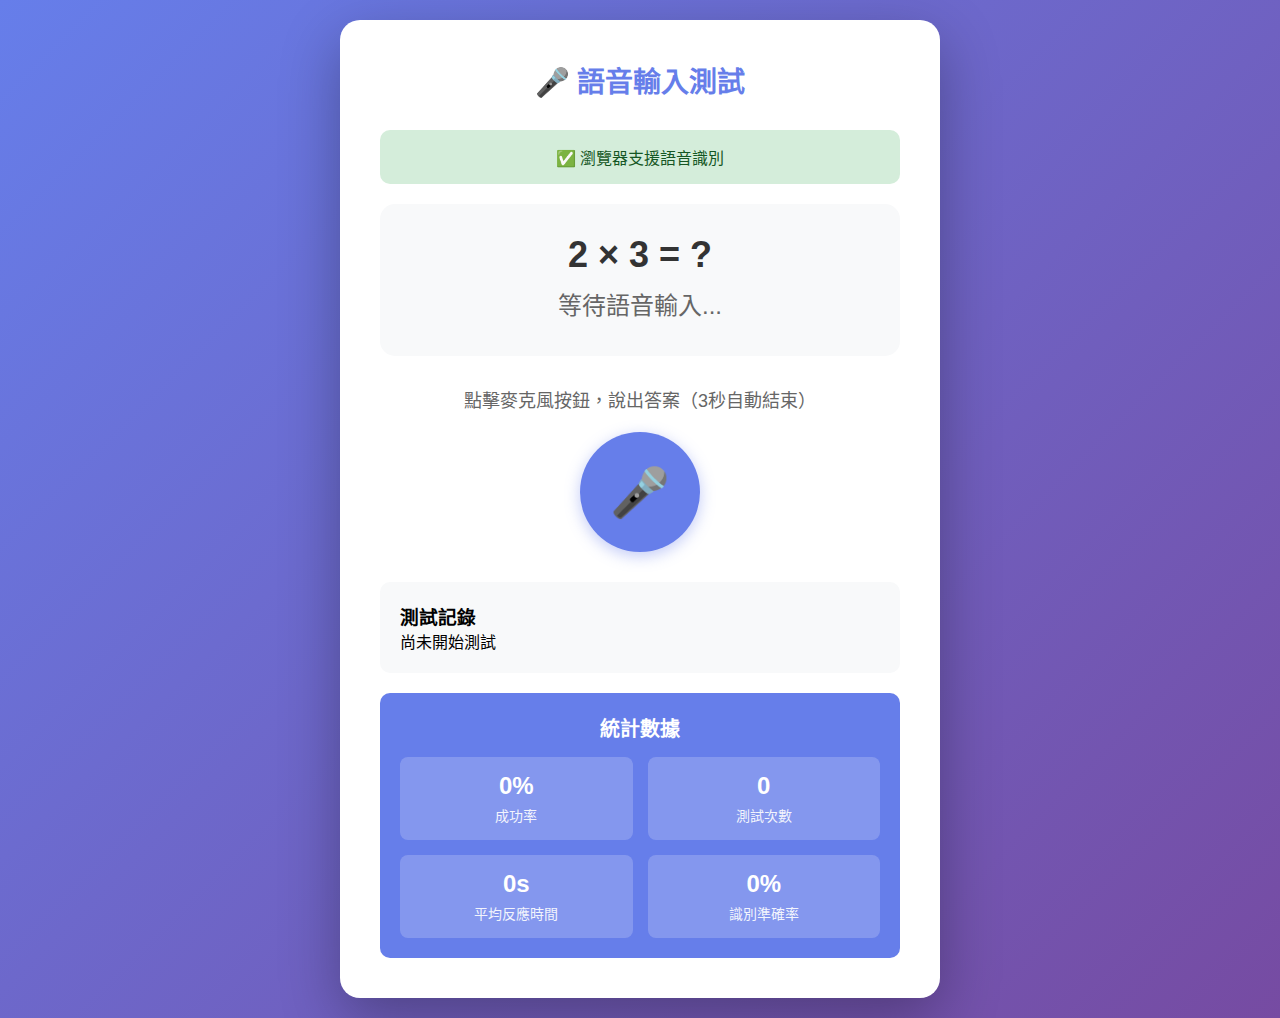
<file: voice-test.html>
<!DOCTYPE html>
<html lang="zh-TW">
<head>
    <meta charset="UTF-8">
    <meta name="viewport" content="width=device-width, initial-scale=1.0, user-scalable=no">
    <title>語音輸入測試 - 九九乘法表</title>
    <style>
        * {
            margin: 0;
            padding: 0;
            box-sizing: border-box;
            -webkit-user-select: none;
            user-select: none;
        }

        body {
            font-family: 'Noto Sans TC', -apple-system, BlinkMacSystemFont, sans-serif;
            background: linear-gradient(135deg, #667eea 0%, #764ba2 100%);
            min-height: 100vh;
            display: flex;
            align-items: center;
            justify-content: center;
            padding: 20px;
        }

        .container {
            background: white;
            border-radius: 20px;
            padding: 40px;
            max-width: 600px;
            width: 100%;
            box-shadow: 0 20px 60px rgba(0,0,0,0.3);
        }

        h1 {
            text-align: center;
            color: #667eea;
            margin-bottom: 30px;
            font-size: 28px;
        }

        .status {
            background: #f0f0f0;
            padding: 15px;
            border-radius: 10px;
            margin-bottom: 20px;
            text-align: center;
        }

        .status.supported {
            background: #d4edda;
            color: #155724;
        }

        .status.unsupported {
            background: #f8d7da;
            color: #721c24;
        }

        .question-box {
            background: #f8f9fa;
            padding: 30px;
            border-radius: 15px;
            text-align: center;
            margin-bottom: 30px;
        }

        .question {
            font-size: 36px;
            font-weight: bold;
            color: #333;
            margin-bottom: 10px;
        }

        .answer-display {
            font-size: 24px;
            color: #666;
            min-height: 40px;
        }

        .mic-button {
            display: block;
            width: 120px;
            height: 120px;
            margin: 0 auto 30px;
            background: #667eea;
            border: none;
            border-radius: 50%;
            color: white;
            font-size: 48px;
            cursor: pointer;
            transition: all 0.3s;
            box-shadow: 0 4px 15px rgba(102, 126, 234, 0.4);
        }

        .mic-button:hover {
            background: #5a67d8;
            transform: scale(1.05);
        }

        .mic-button:active {
            transform: scale(0.95);
        }

        .mic-button.listening {
            background: #e53e3e;
            animation: pulse 1.5s infinite;
        }

        @keyframes pulse {
            0% {
                box-shadow: 0 0 0 0 rgba(229, 62, 62, 0.7);
            }
            70% {
                box-shadow: 0 0 0 20px rgba(229, 62, 62, 0);
            }
            100% {
                box-shadow: 0 0 0 0 rgba(229, 62, 62, 0);
            }
        }

        .instructions {
            text-align: center;
            color: #666;
            font-size: 18px;
            margin-bottom: 20px;
        }

        .results {
            background: #f8f9fa;
            padding: 20px;
            border-radius: 10px;
            margin-top: 20px;
        }

        .result-item {
            display: flex;
            justify-content: space-between;
            padding: 10px;
            border-bottom: 1px solid #e0e0e0;
        }

        .result-item:last-child {
            border-bottom: none;
        }

        .result-correct {
            color: #28a745;
        }

        .result-incorrect {
            color: #dc3545;
        }

        .stats {
            background: #667eea;
            color: white;
            padding: 20px;
            border-radius: 10px;
            margin-top: 20px;
            text-align: center;
        }

        .stats h3 {
            margin-bottom: 15px;
            font-size: 20px;
        }

        .stat-grid {
            display: grid;
            grid-template-columns: repeat(2, 1fr);
            gap: 15px;
            margin-top: 15px;
        }

        .stat-item {
            background: rgba(255, 255, 255, 0.2);
            padding: 15px;
            border-radius: 8px;
        }

        .stat-value {
            font-size: 24px;
            font-weight: bold;
        }

        .stat-label {
            font-size: 14px;
            opacity: 0.9;
            margin-top: 5px;
        }

        .next-button {
            display: block;
            width: 100%;
            padding: 15px;
            background: #48bb78;
            color: white;
            border: none;
            border-radius: 10px;
            font-size: 18px;
            cursor: pointer;
            margin-top: 20px;
        }

        .next-button:hover {
            background: #38a169;
        }

        .transcript-box {
            background: #fff3cd;
            padding: 15px;
            border-radius: 10px;
            margin-top: 20px;
            border: 1px solid #ffc107;
        }

        .transcript-label {
            font-weight: bold;
            color: #856404;
            margin-bottom: 5px;
        }

        .transcript-text {
            color: #333;
            font-size: 18px;
        }

        .error-message {
            background: #f8d7da;
            color: #721c24;
            padding: 15px;
            border-radius: 10px;
            margin-top: 20px;
            display: none;
        }
    </style>
</head>
<body>
    <div class="container">
        <h1>🎤 語音輸入測試</h1>

        <div id="status" class="status">
            檢測瀏覽器支援狀態...
        </div>

        <div class="question-box">
            <div class="question" id="question">
                點擊下方按鈕開始測試
            </div>
            <div class="answer-display" id="answer-display">
                答案將顯示在這裡
            </div>
        </div>

        <div class="instructions">
            點擊麥克風按鈕，說出答案（3秒自動結束）
        </div>

        <button id="mic-button" class="mic-button">
            🎤
        </button>

        <button id="next-button" class="next-button" style="display: none;">
            下一題
        </button>

        <div id="transcript-box" class="transcript-box" style="display: none;">
            <div class="transcript-label">識別結果：</div>
            <div class="transcript-text" id="transcript-text">-</div>
        </div>

        <div id="error-message" class="error-message">
            錯誤訊息
        </div>

        <div class="results">
            <h3>測試記錄</h3>
            <div id="results-list">
                尚未開始測試
            </div>
        </div>

        <div class="stats">
            <h3>統計數據</h3>
            <div class="stat-grid">
                <div class="stat-item">
                    <div class="stat-value" id="success-rate">0%</div>
                    <div class="stat-label">成功率</div>
                </div>
                <div class="stat-item">
                    <div class="stat-value" id="total-tests">0</div>
                    <div class="stat-label">測試次數</div>
                </div>
                <div class="stat-item">
                    <div class="stat-value" id="avg-time">0s</div>
                    <div class="stat-label">平均反應時間</div>
                </div>
                <div class="stat-item">
                    <div class="stat-value" id="accuracy">0%</div>
                    <div class="stat-label">識別準確率</div>
                </div>
            </div>
        </div>
    </div>

    <script src="voice-test.js"></script>
</body>
</html>
</file>
<file: styles-rwd.css>
/* 九九乘法表練習 - RWD 響應式設計 (Mobile-First) */

/* === CSS 變數定義 === */
:root {
    /* 顏色主題 - 兒童友善 */
    --primary-color: #4285f4;
    --success-color: #34a853;
    --error-color: #ea4335;
    --warning-color: #fbbc04;
    --bg-color: #f8f9fa;
    --card-bg: #ffffff;
    --text-color: #202124;
    --text-secondary: #5f6368;
    --border-color: #dadce0;
    --shadow: 0 2px 8px rgba(0,0,0,0.1);

    /* 字體大小（流體排版） */
    --font-size-title: clamp(1.5rem, 4vw, 2rem);
    --font-size-question: clamp(1.8rem, 5vw, 2.5rem);
    --font-size-input: clamp(1.5rem, 4vw, 2rem);
    --font-size-button: clamp(1.2rem, 3vw, 1.5rem);
    --font-size-progress: clamp(1rem, 2.5vw, 1.2rem);

    /* 間距系統 */
    --spacing-xs: 0.5rem;
    --spacing-s: 1rem;
    --spacing-m: 1.5rem;
    --spacing-l: 2rem;
    --spacing-xl: 3rem;

    /* 觸控目標大小 */
    --touch-target: 44px;
    --touch-target-large: 60px;

    /* 容器寬度 */
    --container-max: 768px;
}

/* === 基礎重置 === */
* {
    box-sizing: border-box;
    margin: 0;
    padding: 0;
}

body {
    font-family: 'PingFang TC', 'Noto Sans CJK TC', 'Microsoft JhengHei', sans-serif;
    background-color: var(--bg-color);
    color: var(--text-color);
    line-height: 1.5;
    -webkit-overflow-scrolling: touch;
    overscroll-behavior: none;
}

/* === 主容器（基礎：手機） === */
.app-container {
    min-height: calc(var(--vh, 1vh) * 100);
    display: flex;
    flex-direction: column;
    max-width: var(--container-max);
    margin: 0 auto;
    padding: var(--spacing-s);
}

/* === 開始設定頁面 === */
.start-screen {
    height: calc(var(--vh, 1vh) * 100);
    display: flex;
    align-items: center;
    justify-content: center;
    padding: var(--spacing-l);
    overflow-y: auto;
    -webkit-overflow-scrolling: touch;
    position: fixed;
    top: 0;
    left: 0;
    right: 0;
    bottom: 0;
    z-index: 1000;
    background: var(--bg-color);
}

.start-content {
    background: var(--card-bg);
    border-radius: 20px;
    box-shadow: var(--shadow);
    padding: var(--spacing-xl);
    text-align: center;
    max-width: 90%;
    width: 100%;
    max-height: 90vh;
    overflow-y: auto;
    margin: auto;
}

.start-title {
    font-size: var(--font-size-title);
    color: var(--primary-color);
    margin-bottom: var(--spacing-s);
    font-weight: 600;
}

.start-subtitle {
    color: var(--text-secondary);
    font-size: 1rem;
    margin-bottom: var(--spacing-l);
}

/* 設定區域 */
.settings-section {
    text-align: left;
    margin-bottom: var(--spacing-l);
}

.setting-item {
    margin-bottom: var(--spacing-m);
    padding: var(--spacing-m);
    background: rgba(66, 133, 244, 0.05);
    border-radius: 12px;
}

.setting-label {
    font-size: var(--font-size-progress);
    font-weight: 500;
    color: var(--text-color);
    display: flex;
    align-items: center;
    cursor: pointer;
    min-height: var(--touch-target);
}

.setting-desc {
    font-size: 0.8rem;
    color: var(--text-secondary);
    margin-top: var(--spacing-xs);
    font-style: italic;
}

/* 自訂 Checkbox 和 Radio */
.setting-checkbox,
.setting-radio {
    display: none;
}

.checkmark,
.radio-mark {
    width: 20px;
    height: 20px;
    border: 2px solid var(--primary-color);
    margin-right: var(--spacing-s);
    position: relative;
    display: inline-block;
}

.checkmark {
    border-radius: 4px;
}

.radio-mark {
    border-radius: 50%;
}

.setting-checkbox:checked + .checkmark {
    background: var(--primary-color);
}

.setting-checkbox:checked + .checkmark::after {
    content: '✓';
    color: white;
    position: absolute;
    top: -2px;
    left: 2px;
    font-size: 14px;
    font-weight: bold;
}

.setting-radio:checked + .radio-mark {
    background: var(--primary-color);
}

.setting-radio:checked + .radio-mark::after {
    content: '';
    width: 8px;
    height: 8px;
    background: white;
    border-radius: 50%;
    position: absolute;
    top: 3px;
    left: 3px;
}

/* Radio Group */
.radio-group {
    margin-top: var(--spacing-s);
    display: flex;
    flex-wrap: wrap;
    gap: var(--spacing-s);
    justify-content: center;
}

.radio-label {
    font-size: 0.9rem;
    font-weight: normal;
    cursor: pointer;
    min-height: var(--touch-target);
    display: flex;
    align-items: center;
    flex: 1 1 auto;
    min-width: 80px;
    justify-content: center;
}

/* 練習模式子選單 */
.practice-mode-options {
    margin-top: var(--spacing-m);
    padding: var(--spacing-m);
    background: rgba(66, 133, 244, 0.05);
    border-radius: 12px;
    border: 1px solid rgba(66, 133, 244, 0.2);
}

.practice-type-group {
    margin-top: var(--spacing-s);
    display: flex;
    flex-direction: column;
    gap: var(--spacing-s);
}

.number-selection {
    margin-top: var(--spacing-m);
    padding-top: var(--spacing-m);
    border-top: 1px solid var(--border-color);
}

.number-checkboxes {
    margin-top: var(--spacing-s);
    display: grid;
    grid-template-columns: repeat(4, 1fr);
    gap: var(--spacing-s);
}

/* Checkbox 樣式 */
.checkbox-label {
    display: flex;
    align-items: center;
    justify-content: center;
    cursor: pointer;
    font-size: 0.9rem;
    min-height: var(--touch-target);
    background: white;
    border: 2px solid var(--border-color);
    border-radius: 8px;
    transition: all 0.2s ease;
    -webkit-tap-highlight-color: transparent;
}

.checkbox-label:hover {
    border-color: var(--primary-color);
    background: rgba(66, 133, 244, 0.05);
}

.number-checkbox {
    display: none;
}

.checkbox-mark {
    font-weight: 600;
    font-size: 1.1rem;
    color: var(--text-color);
    transition: all 0.2s ease;
}

.number-checkbox:checked + .checkbox-mark {
    color: white;
}

.number-checkbox:checked ~ .checkbox-mark,
.checkbox-label:has(.number-checkbox:checked) {
    background: var(--primary-color);
    border-color: var(--primary-color);
    color: white;
}

.checkbox-label:has(.number-checkbox:checked) .checkbox-mark {
    color: white;
}

/* 按鈕樣式 */
.start-btn,
.view-records-btn,
.back-btn,
.restart-btn {
    border: none;
    border-radius: 12px;
    font-weight: 600;
    cursor: pointer;
    transition: all 0.2s ease;
    min-height: var(--touch-target);
    text-align: center;
    -webkit-tap-highlight-color: transparent;
    -webkit-touch-callout: none;
    -webkit-user-select: none;
    touch-action: manipulation;
}

.start-btn {
    background: var(--primary-color);
    color: white;
    padding: var(--spacing-m) var(--spacing-l);
    font-size: var(--font-size-progress);
    width: 100%;
    margin-bottom: var(--spacing-s);
}

.view-records-btn,
.back-btn {
    background: var(--text-secondary);
    color: white;
    padding: var(--spacing-s) var(--spacing-m);
    font-size: 1rem;
    width: 100%;
}

.start-btn:hover,
.start-btn:active {
    background: #3367d6;
    transform: translateY(-1px);
}

.view-records-btn:hover,
.back-btn:hover {
    background: #4a4a4a;
    transform: translateY(-1px);
}

/* === 歷史記錄頁面 === */
.records-screen {
    height: calc(var(--vh, 1vh) * 100);
    display: flex;
    align-items: center;
    justify-content: center;
    padding: var(--spacing-l);
    overflow: hidden;
    position: fixed;
    top: 0;
    left: 0;
    right: 0;
    bottom: 0;
    z-index: 1000;
    background: var(--bg-color);
}

.records-content {
    background: var(--card-bg);
    border-radius: 20px;
    box-shadow: var(--shadow);
    padding: var(--spacing-l);
    max-width: 95%;
    width: 100%;
    max-height: 85vh;
    overflow-y: auto;
}

.records-title {
    font-size: var(--font-size-title);
    color: var(--primary-color);
    margin-bottom: var(--spacing-m);
    text-align: center;
    font-weight: 600;
}

/* 排行榜標籤 */
.leaderboard-tabs {
    display: flex;
    gap: 0;
    margin: var(--spacing-m) 0;
    border-radius: 8px;
    overflow: hidden;
    box-shadow: 0 2px 4px rgba(0, 0, 0, 0.1);
}

.leaderboard-tab {
    flex: 1;
    padding: var(--spacing-s) var(--spacing-m);
    background: var(--bg-color);
    border: 1px solid var(--border-color);
    border-right: none;
    font-size: 0.9rem;
    font-weight: 600;
    color: var(--text-secondary);
    cursor: pointer;
    transition: all 0.3s ease;
    min-height: var(--touch-target);
    display: flex;
    align-items: center;
    justify-content: center;
}

.leaderboard-tab:last-child {
    border-right: 1px solid var(--border-color);
}

.leaderboard-tab:hover {
    background: rgba(255, 87, 51, 0.05);
    color: var(--text-color);
}

.leaderboard-tab.active {
    background: var(--primary-color);
    color: white;
    border-color: var(--primary-color);
}

/* 排行榜項目 */
.leaderboard-item {
    display: flex;
    align-items: center;
    padding: var(--spacing-s);
    background: var(--bg-color);
    border: 1px solid var(--border-color);
    border-radius: 12px;
    margin-bottom: var(--spacing-xs);
    transition: all 0.3s ease;
}

.rank-section {
    display: flex;
    flex-direction: column;
    align-items: center;
    min-width: 50px;
    margin-right: var(--spacing-s);
}

.rank-number {
    font-size: 1.2rem;
    font-weight: bold;
    color: var(--text-color);
    line-height: 1;
}

.rank-icon {
    font-size: 1.4rem;
    margin-top: 2px;
}

/* 前三名特殊樣式 */
.leaderboard-item.rank-1 {
    background: linear-gradient(135deg, #fff9c4, #fefce8);
    border: 2px solid #fbbf24;
    box-shadow: 0 2px 8px rgba(251, 191, 36, 0.3);
}

.leaderboard-item.rank-2 {
    background: linear-gradient(135deg, #f1f5f9, #e2e8f0);
    border: 2px solid #64748b;
    box-shadow: 0 2px 8px rgba(100, 116, 139, 0.2);
}

.leaderboard-item.rank-3 {
    background: linear-gradient(135deg, #fef3e2, #fed7aa);
    border: 2px solid #f59e0b;
    box-shadow: 0 2px 8px rgba(245, 158, 11, 0.2);
}

.leaderboard-item .record-info {
    flex: 1;
    display: flex;
    flex-direction: column;
    gap: 2px;
}

.leaderboard-item .record-datetime {
    font-size: 0.85rem;
    color: var(--text-color);
    font-weight: 600;
}

.leaderboard-item .record-details {
    font-size: 0.75rem;
    color: var(--text-secondary);
}

.leaderboard-item .record-time {
    text-align: right;
    font-size: 1rem;
    font-weight: bold;
    color: var(--primary-color);
    min-width: 60px;
}

/* === 練習容器 === */
.practice-container {
    display: flex;
    flex-direction: column;
    height: calc(var(--vh, 1vh) * 100);
    gap: var(--spacing-s);
}

/* 標頭區域 */
.header {
    background: var(--card-bg);
    padding: var(--spacing-m);
    border-radius: 16px;
    box-shadow: var(--shadow);
    text-align: center;
}

.header-content {
    display: flex;
    align-items: center;
    justify-content: center;
    position: relative;
}

.exit-btn {
    position: absolute;
    left: 0;
    top: 50%;
    transform: translateY(-50%);
    background: rgba(234, 67, 53, 0.1);
    color: var(--error-color);
    border: 2px solid var(--error-color);
    border-radius: 50%;
    width: 36px;
    height: 36px;
    font-size: 1rem;
    font-weight: bold;
    cursor: pointer;
    display: flex;
    align-items: center;
    justify-content: center;
    transition: all 0.2s ease;
}

.exit-btn:hover,
.exit-btn:active {
    background: var(--error-color);
    color: white;
    transform: translateY(-50%) scale(1.1);
}

.title-section {
    flex: 1;
}

.title {
    font-size: var(--font-size-title);
    color: var(--primary-color);
    font-weight: 600;
    margin-bottom: var(--spacing-xs);
}

.timer-container {
    display: flex;
    align-items: center;
    justify-content: center;
    gap: var(--spacing-xs);
}

.timer-label {
    font-size: var(--font-size-progress);
    color: var(--text-secondary);
}

.timer {
    font-size: var(--font-size-progress);
    font-weight: 600;
    color: var(--primary-color);
    font-family: 'SF Mono', 'Monaco', monospace;
}

/* 進度條 */
.progress-container {
    background: var(--card-bg);
    padding: var(--spacing-m);
    border-radius: 12px;
    box-shadow: var(--shadow);
}

.progress-bar {
    width: 100%;
    height: 6px;
    background-color: var(--border-color);
    border-radius: 3px;
    overflow: hidden;
    margin-bottom: var(--spacing-s);
}

.progress-fill {
    height: 100%;
    background: linear-gradient(90deg, var(--primary-color), var(--success-color));
    border-radius: 3px;
    transition: width 0.3s ease;
    width: 2%;
}

.progress-text {
    text-align: center;
    font-size: var(--font-size-progress);
    font-weight: 500;
    color: var(--text-secondary);
}

/* 題目區域 */
.question-container {
    flex: 1;
    background: var(--card-bg);
    border-radius: 20px;
    box-shadow: var(--shadow);
    padding: var(--spacing-l);
    display: flex;
    flex-direction: column;
    justify-content: center;
    align-items: center;
    gap: var(--spacing-m);
    text-align: center;
    min-height: 250px;
}

.question {
    font-size: var(--font-size-question);
    font-weight: 600;
    color: var(--text-color);
    margin-bottom: var(--spacing-s);
}

.answer-blank {
    color: var(--primary-color);
    border-bottom: 3px solid var(--primary-color);
    padding: 0 var(--spacing-s);
    display: inline-block;
    min-width: 50px;
}

/* 回饋訊息 */
.feedback {
    font-size: 1.5rem;
    font-weight: 600;
    text-align: center;
    padding: var(--spacing-s);
    border-radius: 12px;
    min-height: 50px;
    display: flex;
    align-items: center;
    justify-content: center;
    transition: all 0.3s ease;
}

.feedback.correct {
    background-color: rgba(52, 168, 83, 0.1);
    color: var(--success-color);
    border: 2px solid var(--success-color);
    animation: bounce 0.6s ease;
}

.feedback.incorrect {
    background-color: rgba(234, 67, 53, 0.1);
    color: var(--error-color);
    border: 2px solid var(--error-color);
}

/* 答案輸入區 */
.answer-container {
    display: flex;
    gap: var(--spacing-s);
    align-items: center;
    width: 100%;
    max-width: 300px;
}

.answer-input {
    flex: 1;
    font-size: var(--font-size-input);
    padding: var(--spacing-s);
    border: 3px solid var(--border-color);
    border-radius: 12px;
    text-align: center;
    font-weight: 600;
    background: #ffffff;
    color: var(--text-color);
    caret-color: var(--primary-color);
    min-height: var(--touch-target);
    -webkit-appearance: none;
    -moz-appearance: none;
    appearance: none;
}

.answer-input:focus {
    outline: none;
    border-color: var(--primary-color);
    box-shadow: 0 0 0 3px rgba(66, 133, 244, 0.2);
}

.submit-btn {
    font-size: var(--font-size-button);
    padding: var(--spacing-s);
    background: var(--primary-color);
    color: white;
    border: none;
    border-radius: 12px;
    font-weight: 600;
    cursor: pointer;
    transition: all 0.2s ease;
    min-width: var(--touch-target);
    min-height: var(--touch-target);
    -webkit-appearance: none;
    -moz-appearance: none;
    appearance: none;
}

.submit-btn:hover,
.submit-btn:active {
    background: #3367d6;
    transform: translateY(-1px);
}

/* 答案提示 */
.answer-hint {
    margin-top: var(--spacing-s);
    text-align: center;
}

.answer-hint .hint {
    font-size: 0.8rem;
    color: var(--text-secondary);
    margin: 0;
    font-style: italic;
}

/* === 語音輸入按鈕樣式 === */
.mic-input-btn {
    width: var(--touch-target-large);
    height: var(--touch-target-large);
    border: none;
    border-radius: 50%;
    background: var(--primary-color);
    color: white;
    font-size: 1.5rem;
    cursor: pointer;
    margin-left: var(--spacing-sm);
    box-shadow: 0 4px 15px rgba(102, 126, 234, 0.4);
    transition: all 0.3s ease;
}

.mic-input-btn:hover {
    background: var(--primary-dark);
    transform: scale(1.05);
}

.mic-input-btn.listening {
    background: var(--danger-color);
    animation: pulse 1.5s infinite;
}

@keyframes pulse {
    0% {
        box-shadow: 0 0 0 0 rgba(229, 62, 62, 0.7);
    }
    70% {
        box-shadow: 0 0 0 20px rgba(229, 62, 62, 0);
    }
    100% {
        box-shadow: 0 0 0 0 rgba(229, 62, 62, 0);
    }
}

/* === 輸入模式樣式控制 === */
.input-mode-keyboard .mic-input-btn {
    display: none !important;
}

.input-mode-voice .number-pad {
    display: none !important;
}

.input-mode-both .mic-input-btn {
    display: inline-block !important;
}

.input-mode-both .number-pad {
    display: flex !important;
}

/* 虛擬數字鍵盤 - 基礎樣式（手機預設顯示） */
.number-pad {
    background: var(--card-bg);
    border-radius: 16px;
    box-shadow: var(--shadow);
    padding: var(--spacing-m);
    gap: var(--spacing-s);
    display: flex;
    flex-direction: column;
}

.number-row {
    display: flex;
    gap: var(--spacing-s);
    justify-content: center;
}

.number-btn {
    width: var(--touch-target-large);
    height: var(--touch-target-large);
    font-size: var(--font-size-button);
    font-weight: 600;
    border: 2px solid var(--border-color);
    border-radius: 12px;
    background: #ffffff;
    color: var(--text-color);
    cursor: pointer;
    transition: all 0.2s ease;
    -webkit-appearance: none;
    -moz-appearance: none;
    appearance: none;
}

.number-btn:hover,
.number-btn:active {
    background: var(--primary-color);
    color: white;
    border-color: var(--primary-color);
    transform: translateY(-1px);
}

.clear-btn {
    background: rgba(234, 67, 53, 0.1);
    color: var(--error-color);
    border-color: var(--error-color);
}

.backspace-btn {
    background: rgba(251, 188, 4, 0.1);
    color: var(--warning-color);
    border-color: var(--warning-color);
}

/* 操作提示 */
.hint-container {
    text-align: center;
    padding: var(--spacing-s);
}

.hint {
    font-size: 0.85rem;
    color: var(--text-secondary);
    font-style: italic;
}

/* 完成頁面樣式 */
.completion {
    text-align: center;
    padding: var(--spacing-l);
    background: var(--card-bg);
    border-radius: 20px;
    box-shadow: var(--shadow);
    margin: var(--spacing-m);
}

.completion h1 {
    font-size: clamp(2rem, 6vw, 2.5rem);
    color: var(--success-color);
    margin-bottom: var(--spacing-m);
}

.completion-stats {
    background: rgba(52, 168, 83, 0.1);
    border-radius: 12px;
    padding: var(--spacing-m);
    margin: var(--spacing-m) 0;
}

.completion-stats p {
    font-size: var(--font-size-progress);
    margin: var(--spacing-xs) 0;
    color: var(--text-color);
}

.completion-stats strong {
    color: var(--success-color);
    font-weight: 600;
}

/* 排名成就樣式 */
.rank-achievement {
    border-radius: 12px;
    padding: var(--spacing-m);
    margin: var(--spacing-m) 0;
    font-size: var(--font-size-progress);
    font-weight: 700;
    text-align: center;
}

.rank-1-achievement {
    background: linear-gradient(135deg, #fff3cd 0%, #fff9e6 100%);
    border: 2px solid #ffc107;
    color: #b8860b;
    box-shadow: 0 4px 12px rgba(255, 193, 7, 0.3);
    animation: rank1Celebration 3s ease-in-out;
}

.rank-2-achievement {
    background: linear-gradient(135deg, #f1f5f9 0%, #e2e8f0 100%);
    border: 2px solid #64748b;
    color: #475569;
    box-shadow: 0 4px 12px rgba(100, 116, 139, 0.3);
    animation: rank2Celebration 3s ease-in-out;
}

.rank-3-achievement {
    background: linear-gradient(135deg, #fef3e2 0%, #fed7aa 100%);
    border: 2px solid #f59e0b;
    color: #92400e;
    box-shadow: 0 4px 12px rgba(245, 158, 11, 0.3);
    animation: rank3Celebration 3s ease-in-out;
}

.restart-btn {
    font-size: var(--font-size-button);
    padding: var(--spacing-m) var(--spacing-l);
    background: var(--primary-color);
    color: white;
    margin-top: var(--spacing-m);
}

/* === 動畫效果 === */
@keyframes bounce {
    0%, 20%, 60%, 100% { transform: translateY(0); }
    40% { transform: translateY(-10px); }
    80% { transform: translateY(-5px); }
}

@keyframes rank1Celebration {
    0%, 100% {
        transform: scale(1);
        box-shadow: 0 4px 12px rgba(255, 193, 7, 0.3);
    }
    50% {
        transform: scale(1.03);
        box-shadow: 0 6px 16px rgba(255, 193, 7, 0.5);
    }
}

@keyframes rank2Celebration {
    0%, 100% {
        transform: scale(1);
        box-shadow: 0 4px 12px rgba(100, 116, 139, 0.3);
    }
    50% {
        transform: scale(1.02);
        box-shadow: 0 6px 14px rgba(100, 116, 139, 0.4);
    }
}

@keyframes rank3Celebration {
    0%, 100% {
        transform: scale(1);
        box-shadow: 0 4px 12px rgba(245, 158, 11, 0.3);
    }
    50% {
        transform: scale(1.02);
        box-shadow: 0 6px 14px rgba(245, 158, 11, 0.4);
    }
}

/* === 深色模式支援 === */
@media (prefers-color-scheme: dark) {
    :root {
        --bg-color: #1a1a1a;
        --card-bg: #2d2d2d;
        --text-color: #ffffff;
        --text-secondary: #a0a0a0;
        --border-color: #404040;
    }

    .answer-input,
    .number-btn {
        background: var(--card-bg);
    }

    .leaderboard-item.rank-1,
    .leaderboard-item.rank-2,
    .leaderboard-item.rank-3 {
        background: linear-gradient(135deg, #2a2a2a, #333);
    }
}

/* === 手機橫向模式 (480px+) === */
@media screen and (min-width: 480px) {
    .start-content {
        max-width: 400px;
    }

    .records-content {
        max-width: 500px;
    }

    .question-container {
        padding: var(--spacing-xl);
        min-height: 300px;
    }

    .answer-container {
        max-width: 350px;
    }

    .number-btn {
        width: 70px;
        height: 70px;
        font-size: 1.4rem;
    }
}

/* === 平板模式 (768px+) === */
@media screen and (min-width: 768px) {
    :root {
        --container-max: 1000px;
        --touch-target-large: 80px;
    }

    .app-container {
        padding: var(--spacing-m);
    }

    .start-content {
        max-width: 500px;
        padding: calc(var(--spacing-xl) * 1.5);
    }

    .records-content {
        max-width: 600px;
        padding: var(--spacing-xl);
    }

    .radio-group {
        gap: var(--spacing-m);
    }

    .radio-label {
        flex: 0 1 auto;
        min-width: 100px;
    }

    /* 練習模式在平板上的優化 */
    .practice-type-group {
        flex-direction: row;
        flex-wrap: wrap;
        gap: var(--spacing-m);
    }

    .practice-type-group .radio-label {
        flex: 1 1 250px;
        min-width: 200px;
    }

    .number-checkboxes {
        grid-template-columns: repeat(8, 1fr);
        max-width: 600px;
    }

    .practice-container {
        gap: var(--spacing-m);
    }

    .question-container {
        padding: calc(var(--spacing-xl) * 1.5);
        min-height: 350px;
    }

    .answer-container {
        max-width: 400px;
    }

    .number-btn {
        width: var(--touch-target-large);
        height: var(--touch-target-large);
        font-size: var(--font-size-button);
    }

    /* 平板橫向模式：題目+鍵盤兩欄佈局 */
    @media (orientation: landscape) {
        .practice-container {
            display: grid !important;
            grid-template-columns: 2fr 1fr;
            grid-template-rows: auto auto 1fr;
            gap: var(--spacing-l);
            height: calc(var(--vh, 1vh) * 100);
            padding: var(--spacing-m);
        }

        .header {
            grid-column: 1 / -1;
            grid-row: 1;
        }

        .progress-container {
            grid-column: 1 / -1;
            grid-row: 2;
        }

        .question-container {
            grid-column: 1;
            grid-row: 3;
            display: flex;
            flex-direction: column;
            justify-content: center;
        }

        .number-pad {
            grid-column: 2;
            grid-row: 3;
            display: flex !important;
            flex-direction: column;
            justify-content: center;
            align-self: center;
        }

        .answer-container {
            max-width: 320px;
            margin: 0 auto;
        }
    }
}

/* === 中型平板模式 (900px+) - 優化 iPad Mini === */
@media screen and (min-width: 900px) {
    :root {
        --container-max: 1200px;
        --font-size-question: 1.8rem;
        --touch-target-large: 70px;
    }

    .app-container {
        max-width: var(--container-max);
        padding: var(--spacing-l);
    }

    .start-content {
        max-width: 550px;
        padding: calc(var(--spacing-xl) * 1.2);
    }

    .question-container {
        padding: calc(var(--spacing-xl) * 1.2);
        min-height: 300px;
    }

    .answer-container {
        max-width: 350px;
    }

    .number-btn {
        width: var(--touch-target-large);
        height: var(--touch-target-large);
    }
}

/* === 桌面模式 (1024px+ 滑鼠操作) === */
@media screen and (min-width: 1024px) and (pointer: fine) {
    :root {
        /* 桌面字體調整 */
        --font-size-title: 1.8rem;
        --font-size-question: 2rem;
        --font-size-input: 1.5rem;
        --font-size-button: 1.2rem;
        --font-size-progress: 1rem;
        --touch-target-large: 50px;
        --container-max: 1400px;
    }

    .app-container {
        max-width: var(--container-max);
        padding: var(--spacing-l) var(--spacing-xl);
    }

    .start-content {
        max-width: 600px;
    }

    .records-content {
        max-width: 700px;
    }

    /* 桌面練習佈局 */
    .practice-container {
        display: grid;
        grid-template-columns: 1fr;
        grid-template-rows: auto auto 1fr;
        gap: var(--spacing-l);
        height: calc(var(--vh, 1vh) * 100);
        max-width: none;
        padding: var(--spacing-l) var(--spacing-xl);
        margin: 0 auto;
    }

    .header {
        grid-column: 1;
        grid-row: 1;
    }

    .progress-container {
        grid-column: 1;
        grid-row: 2;
    }

    .question-container {
        grid-column: 1;
        grid-row: 3;
        display: flex;
        flex-direction: column;
        justify-content: center;
        min-height: 400px;
    }

    /* 桌面版隱藏虛擬鍵盤 */
    .number-pad {
        display: none !important;
    }

    /* 桌面版的提示已經整合到 question-container 內 */

    /* 桌面版提示 */
    .hint::before {
        content: "💻 ";
    }

    .hint::after {
        content: "使用鍵盤輸入答案，輸入完成後自動檢查";
        display: block;
        margin-top: var(--spacing-xs);
        font-size: 0.8rem;
        opacity: 0.8;
    }

    /* 桌面版答案輸入區優化 */
    .answer-container {
        max-width: 350px;
        margin: 0 auto;
    }

    .answer-input {
        cursor: text;
        max-width: 200px;
        font-size: 1.5rem;
        padding: 0.75rem;
    }

    .answer-input:hover {
        border-color: var(--primary-color);
    }

    .submit-btn {
        padding: 0.75rem 1.5rem;
        min-width: 100px;
        height: auto;
        font-size: 1.2rem;
    }

    .submit-btn:hover {
        box-shadow: 0 4px 12px rgba(66, 133, 244, 0.3);
    }

    .completion {
        max-width: 600px;
        margin: var(--spacing-xl) auto;
    }
}

/* === 大螢幕桌面 (1440px+) === */
@media screen and (min-width: 1440px) {
    :root {
        --font-size-question: 2.2rem;
        --font-size-input: 1.6rem;
        --container-max: 1400px;
    }

    .practice-container {
        max-height: 900px;
    }

    .question-container {
        min-height: 450px;
    }
}

/* === 超寬螢幕 (1920px+) === */
@media screen and (min-width: 1920px) {
    .app-container {
        max-width: 1400px;
    }

    .question-container {
        padding: calc(var(--spacing-xl) * 2);
    }
}

/* === 觸控裝置強制顯示虛擬鍵盤 === */
@media screen and (pointer: coarse) {
    .number-pad {
        display: flex !important;
        flex-direction: column;
        justify-content: center;
    }
}

/* === iPad Pro 等大螢幕觸控裝置 (1024px+ 觸控) === */
@media screen and (min-width: 1024px) and (pointer: coarse) {
    :root {
        /* 大螢幕觸控裝置字體 */
        --font-size-question: 2.2rem;
        --font-size-input: 2rem;
        --touch-target-large: 90px;
    }

    /* iPad Pro 橫向模式優化 */
    @media (orientation: landscape) {
        .practice-container {
            display: grid !important;
            grid-template-columns: 2fr 1fr !important;
            grid-template-rows: auto auto 1fr !important;
            gap: var(--spacing-l) !important;
            height: calc(var(--vh, 1vh) * 100) !important;
            padding: var(--spacing-m) !important;
        }

        .header {
            grid-column: 1 / -1;
            grid-row: 1;
        }

        .progress-container {
            grid-column: 1 / -1;
            grid-row: 2;
        }

        .question-container {
            grid-column: 1;
            grid-row: 3;
            display: flex;
            flex-direction: column;
            justify-content: center;
            min-height: auto;
        }

        .number-pad {
            grid-column: 2;
            grid-row: 3;
            display: flex !important;
            flex-direction: column;
            justify-content: center;
        }
    }
}
</file>
